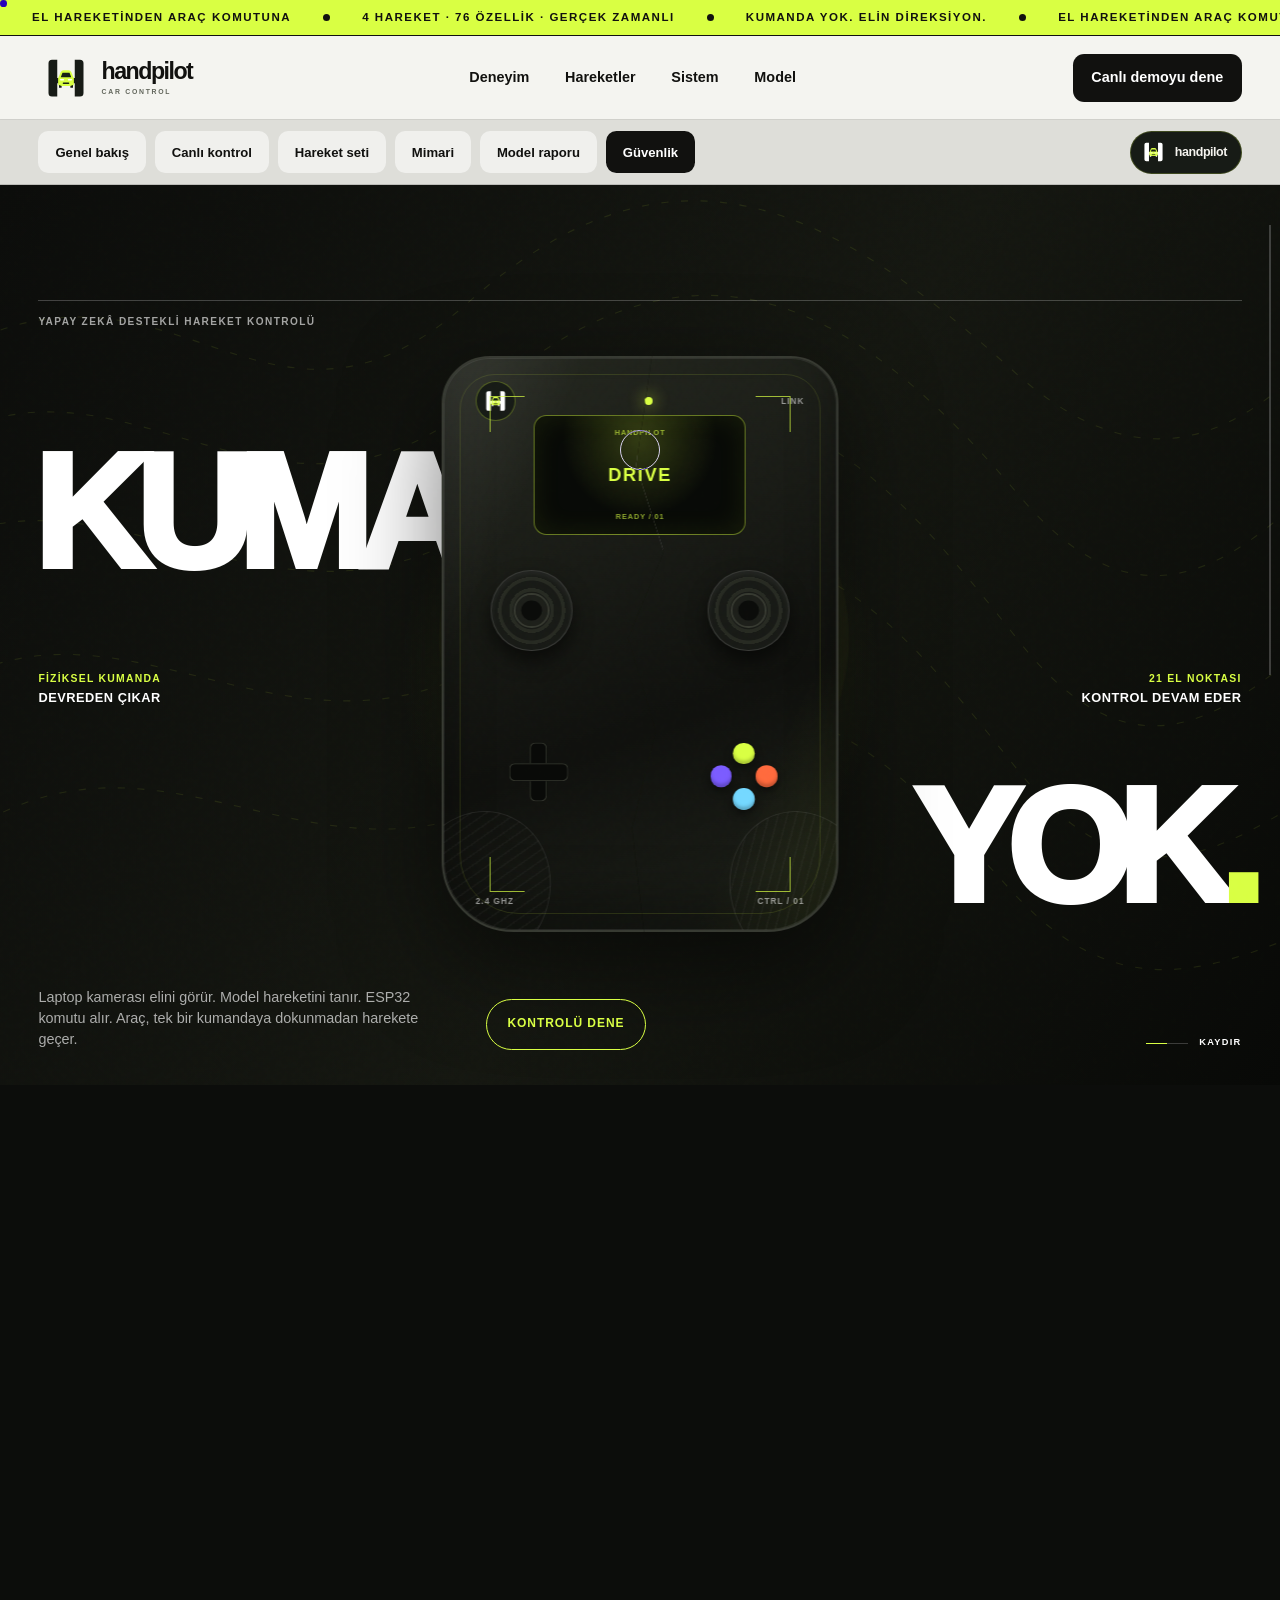
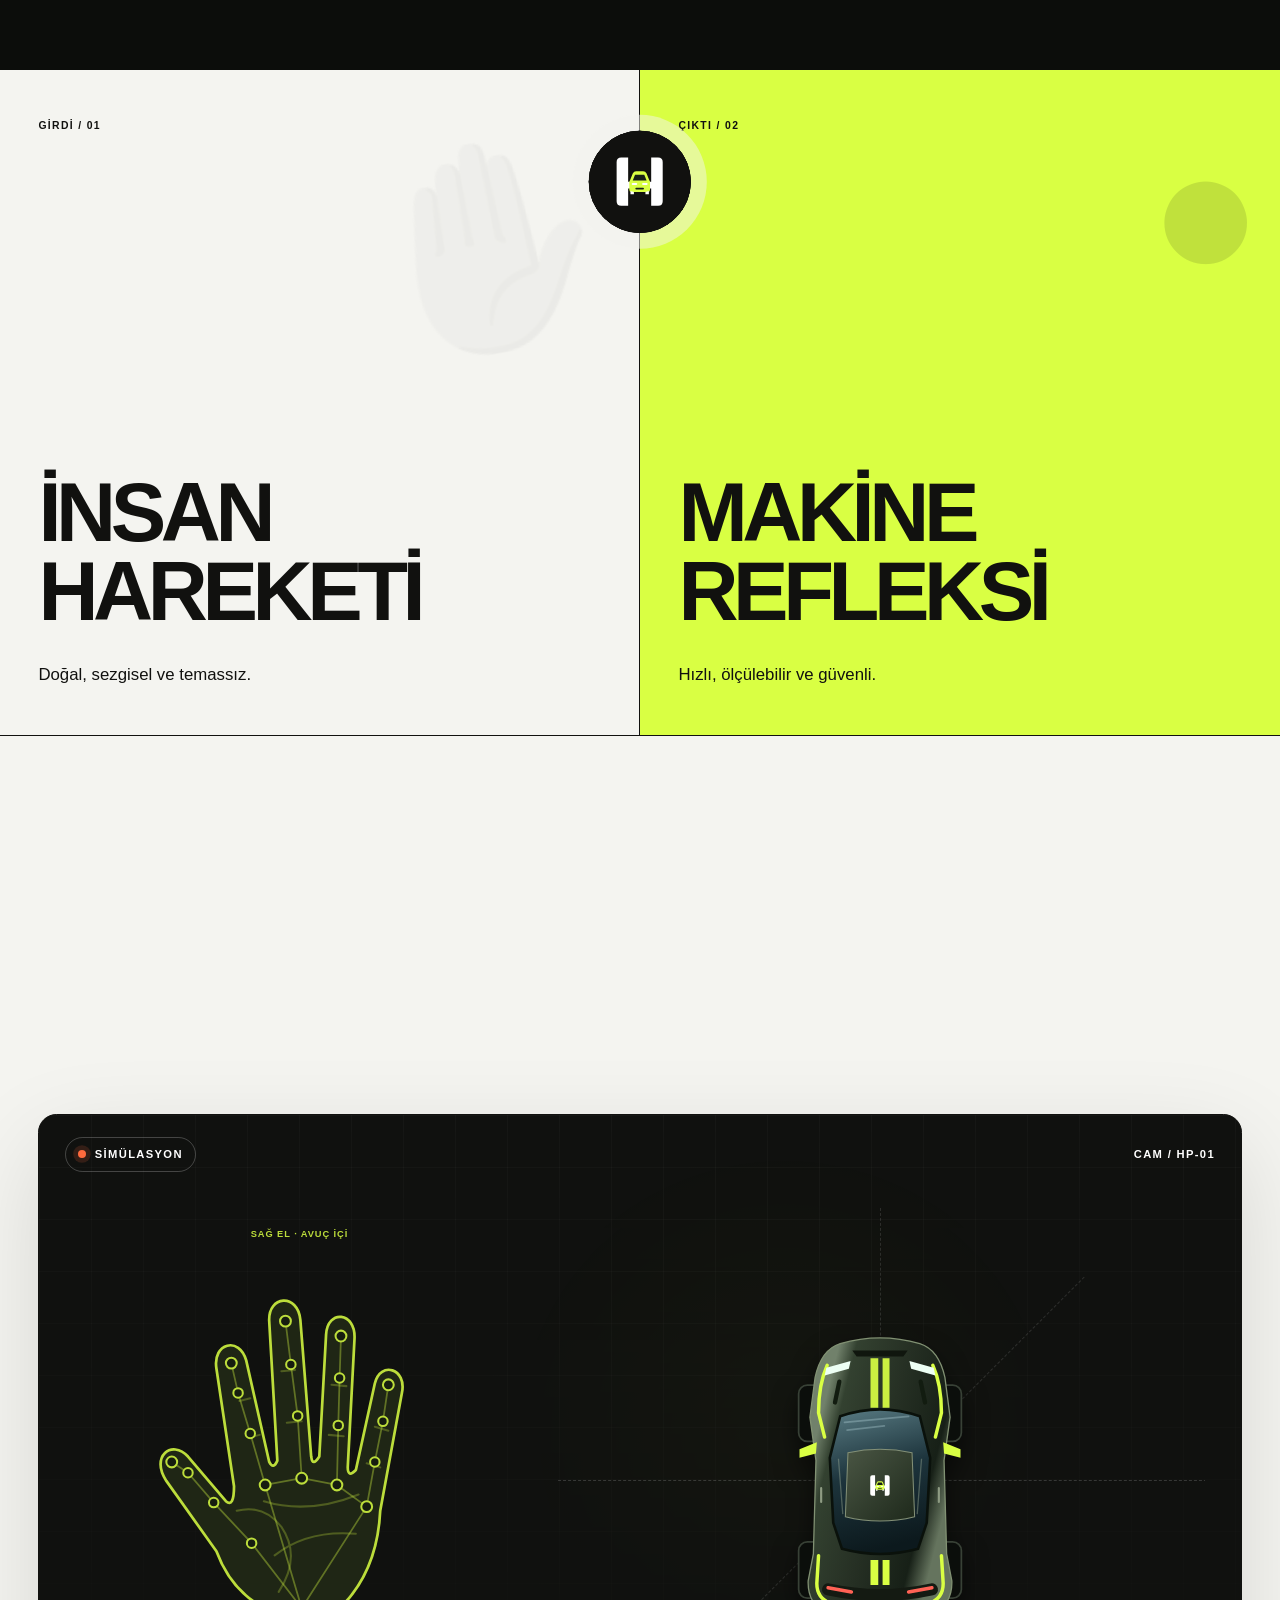
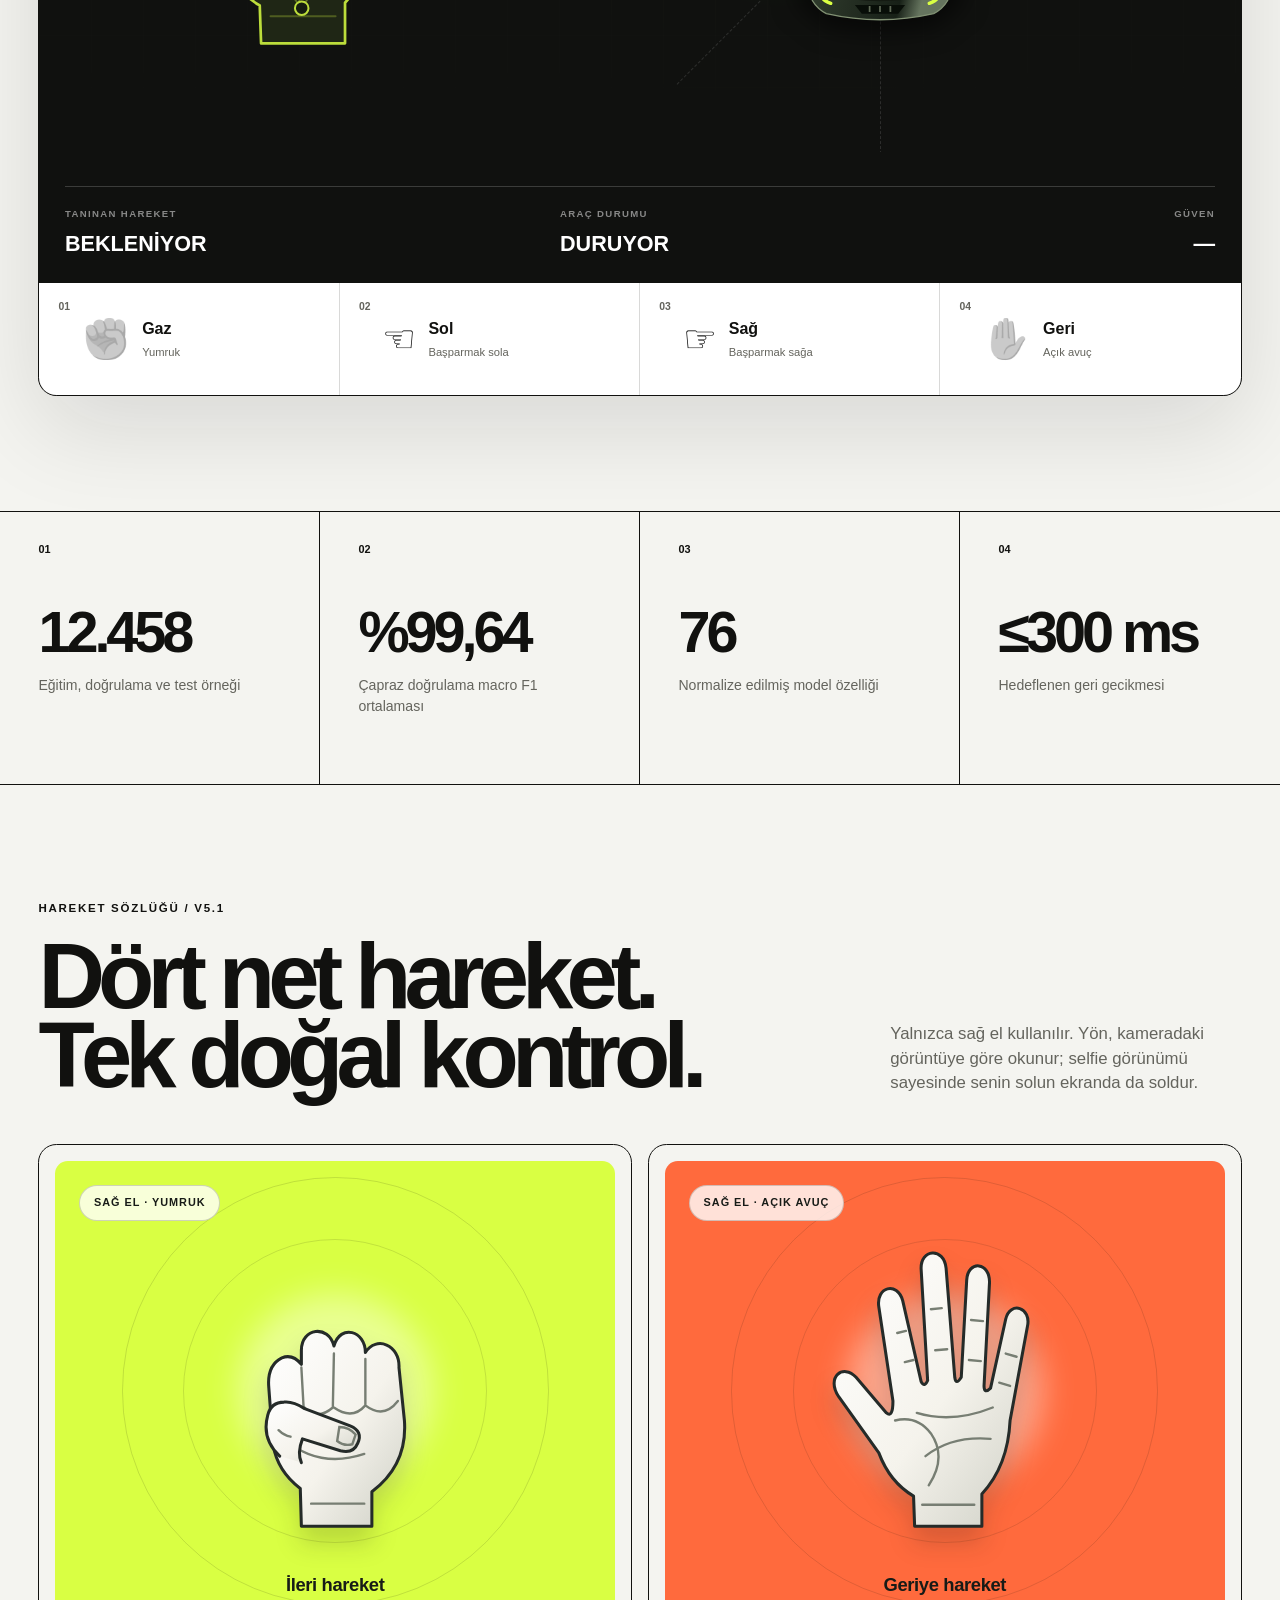
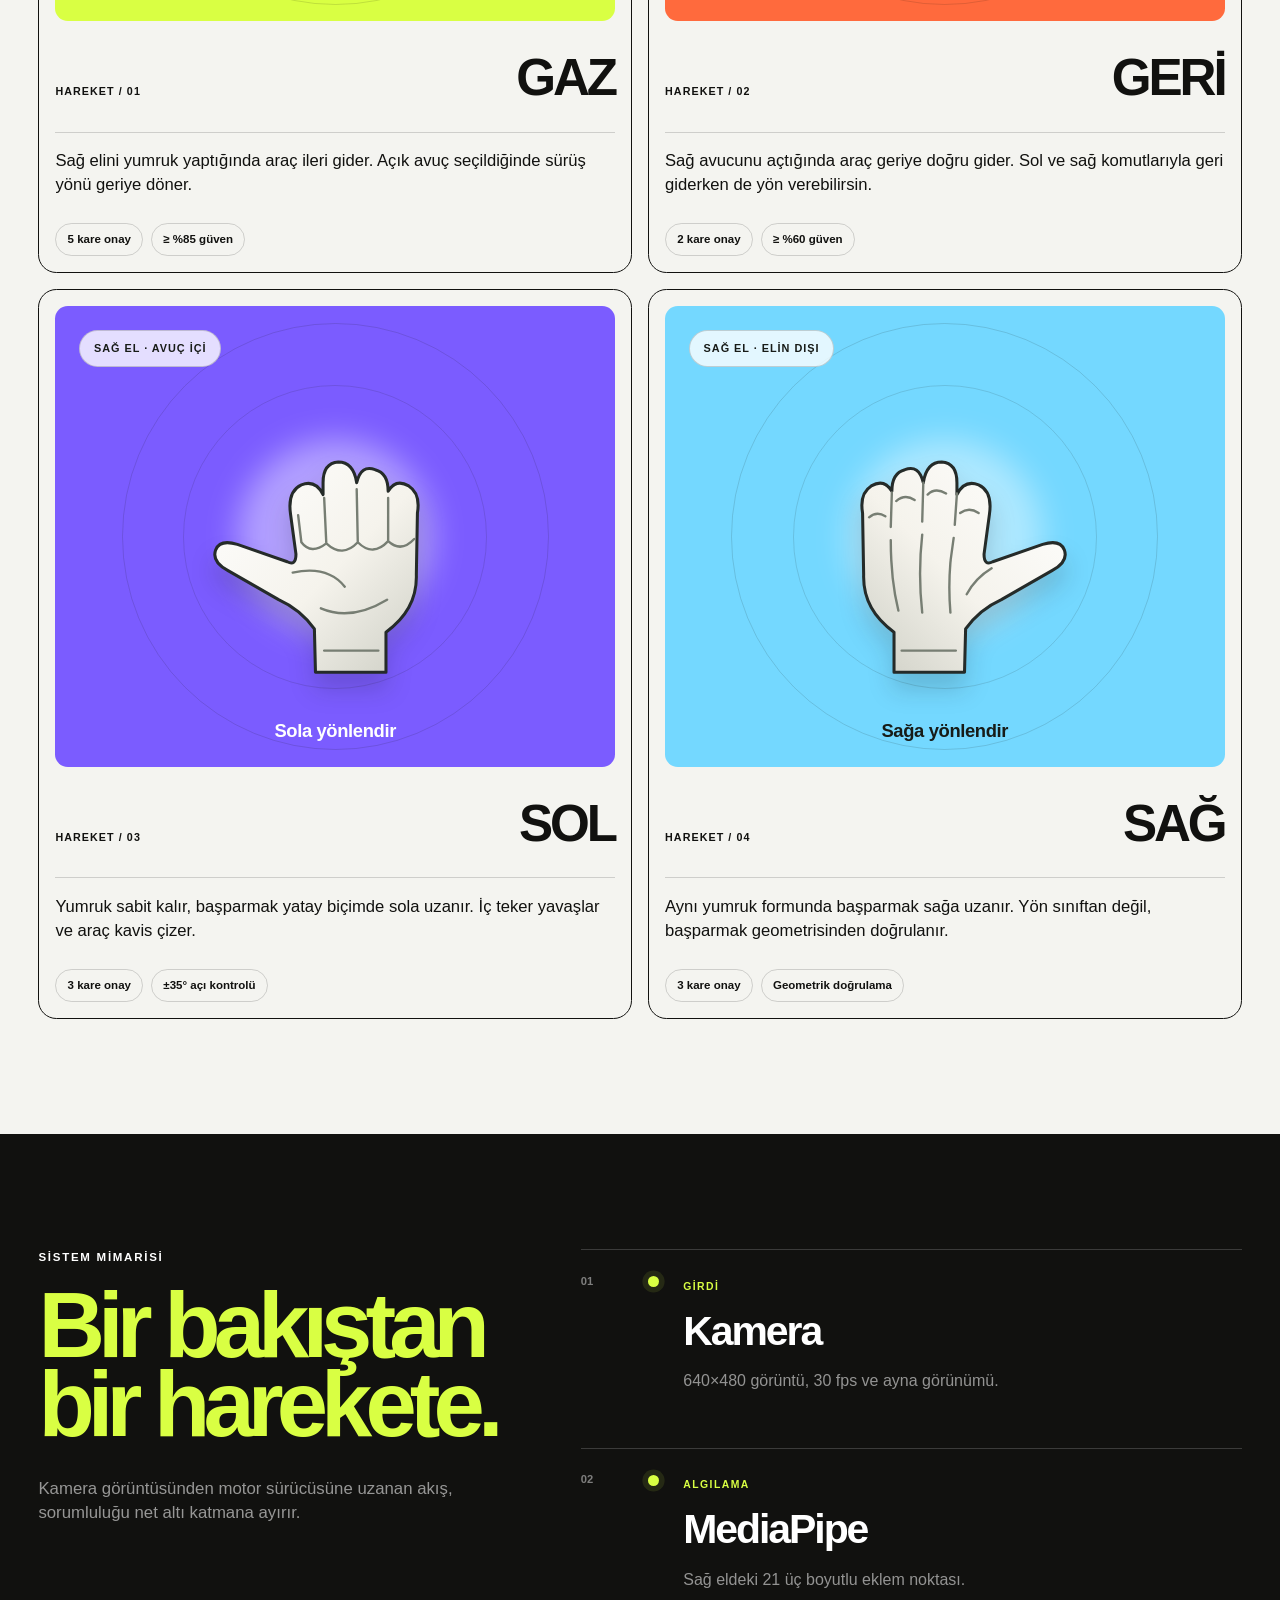
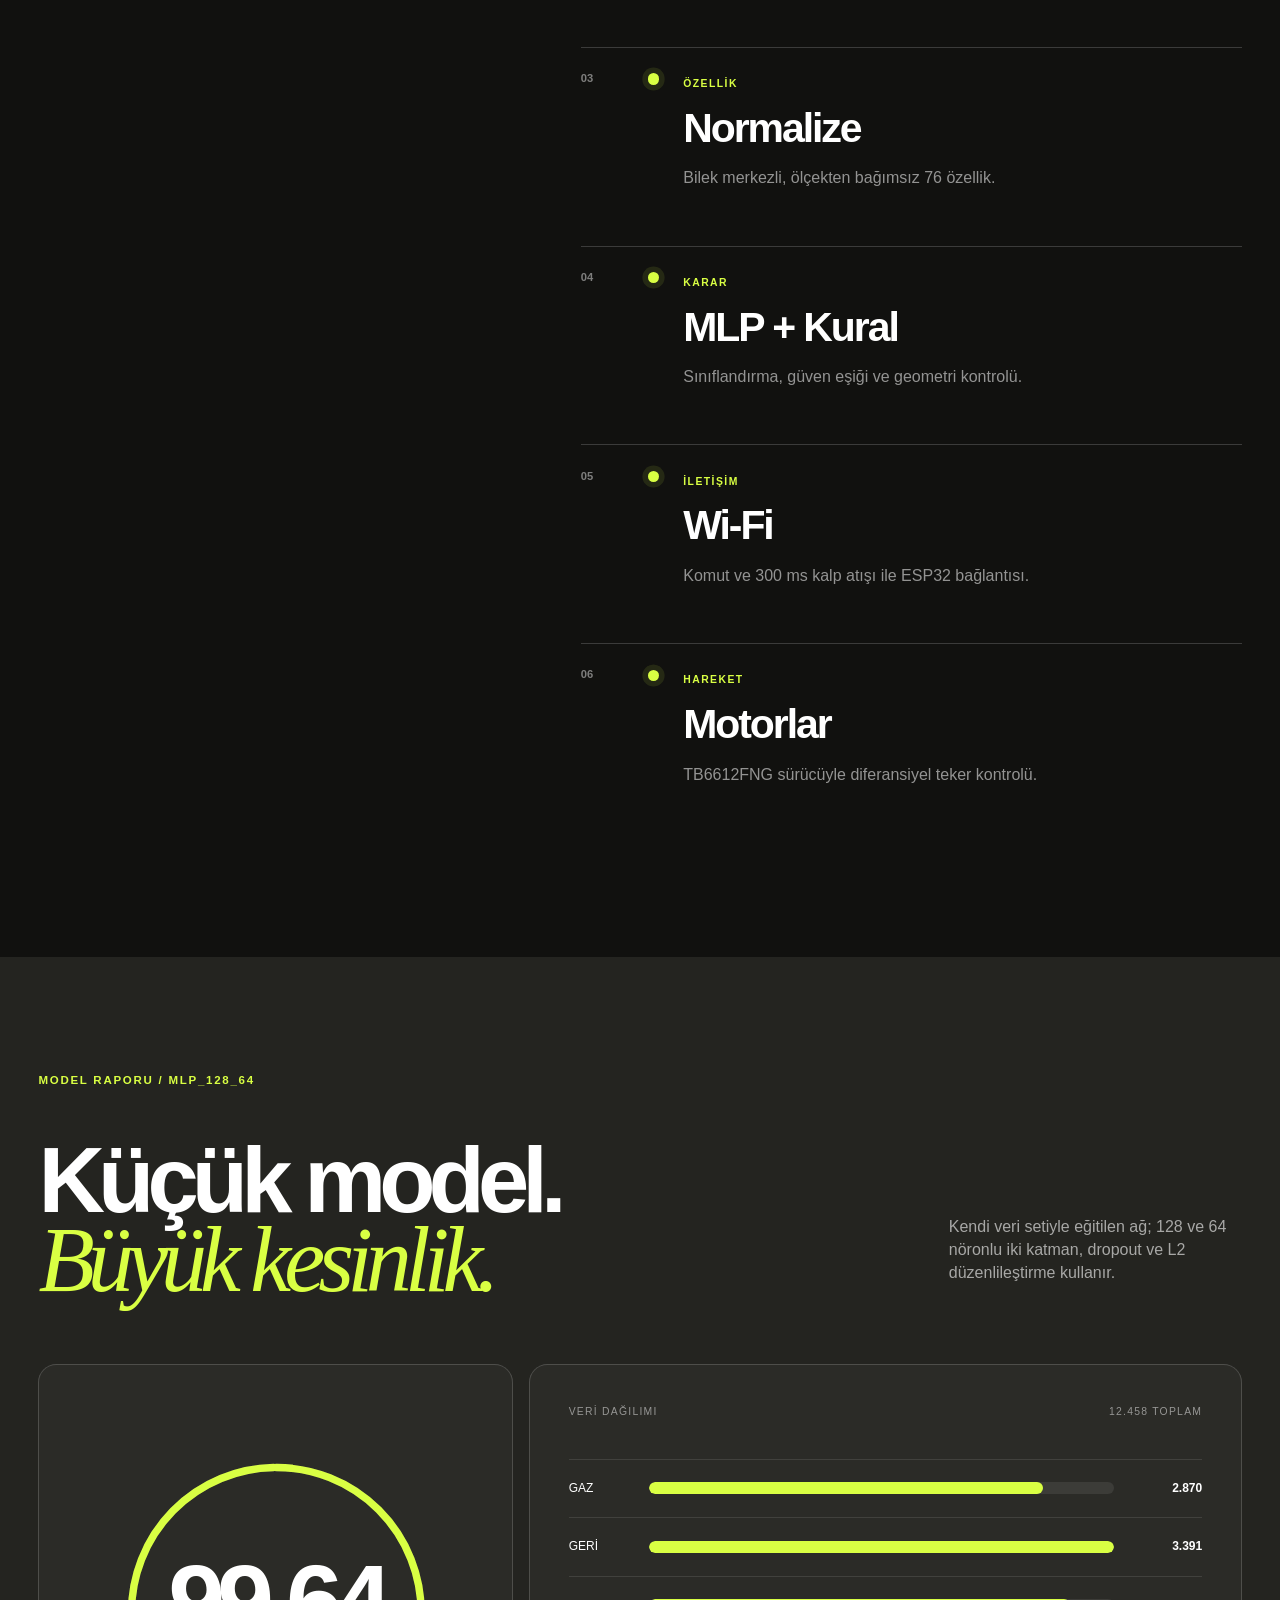
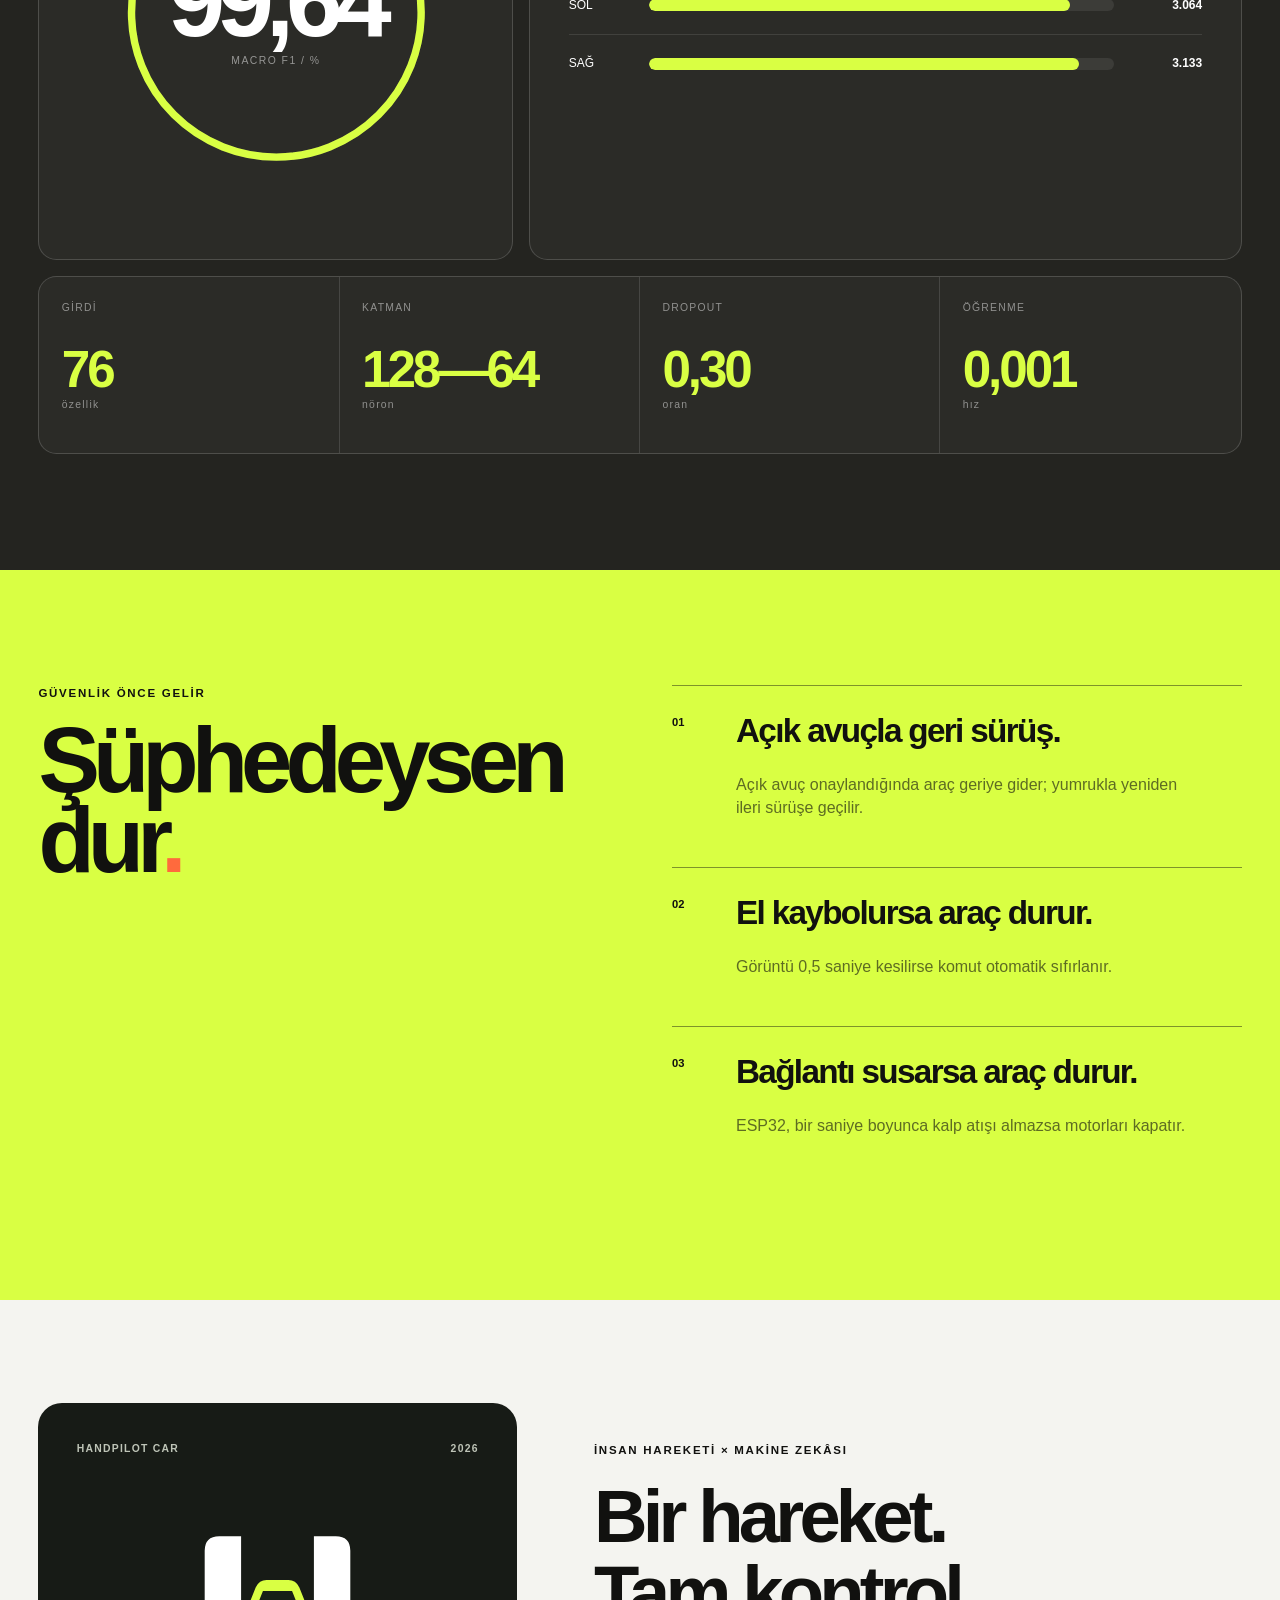
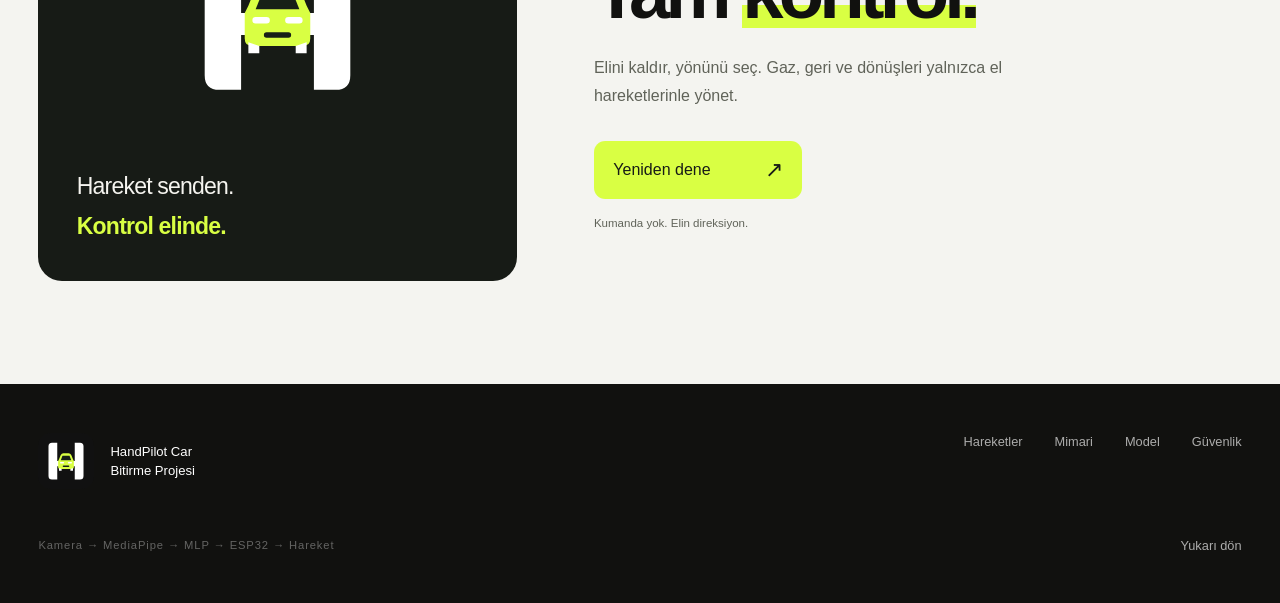
<file: web-arayuzu/index.html>
<!doctype html>
<html lang="tr">
  <head>
    <meta charset="UTF-8" />
    <meta name="viewport" content="width=device-width, initial-scale=1.0" />
    <meta name="description" content="HandPilot Car — el hareketlerini gerçek zamanlı araç komutlarına dönüştüren yapay zekâ projesi." />
    <meta name="theme-color" content="#d9ff43" />
    <title>HandPilot Car — Kumanda Yok, Elin Direksiyon</title>
    <link rel="icon" type="image/svg+xml" href="./assets/brand/favicon.svg?v=8" />
    <link rel="stylesheet" href="./styles.css?v=27" />
    <script src="./app.js?v=10" defer></script>
  </head>
  <body id="top">
    <a class="skip-link" href="#main">İçeriğe geç</a>

    <div class="page-loader" aria-hidden="true">
      <div class="page-loader__mark"><img src="./assets/brand/handpilot-mark-light.svg?v=8" alt="HandPilot" width="64" height="64" /></div>
      <p>HAREKET SİSTEMİ BAŞLATILIYOR</p>
      <div class="page-loader__bar"><i></i></div>
    </div>
    <div class="scroll-meter" aria-hidden="true"><i></i></div>
    <div class="cursor-dot" aria-hidden="true"></div>
    <div class="cursor-ring" aria-hidden="true"></div>

    <div class="announcement" aria-label="Proje özeti">
      <div class="announcement__track">
        <span>EL HAREKETİNDEN ARAÇ KOMUTUNA</span><i></i>
        <span>4 HAREKET · 76 ÖZELLİK · GERÇEK ZAMANLI</span><i></i>
        <span>KUMANDA YOK. ELİN DİREKSİYON.</span><i></i>
        <span aria-hidden="true">EL HAREKETİNDEN ARAÇ KOMUTUNA</span><i aria-hidden="true"></i>
        <span aria-hidden="true">4 HAREKET · 76 ÖZELLİK · GERÇEK ZAMANLI</span><i aria-hidden="true"></i>
      </div>
    </div>

    <header class="site-header">
      <a class="brand" href="#top" aria-label="HandPilot ana sayfa">
        <span class="brand__mark"><img src="./assets/brand/handpilot-mark.svg?v=8" alt="" width="64" height="64" /></span>
        <span class="brand__name"><strong>hand<span>pilot</span></strong><small>CAR CONTROL</small></span>
      </a>
      <nav class="main-nav" aria-label="Ana menü">
        <a href="#experience">Deneyim</a>
        <a href="#gestures">Hareketler</a>
        <a href="#system">Sistem</a>
        <a href="#model">Model</a>
      </nav>
      <a class="header-cta" href="#experience">Canlı demoyu dene</a>
      <button class="menu-toggle" type="button" aria-expanded="false" aria-controls="mobile-nav">
        <span></span><span></span><span class="sr-only">Menüyü aç</span>
      </button>
      <nav class="mobile-nav" id="mobile-nav" aria-label="Mobil menü">
        <a href="#experience">Deneyim</a>
        <a href="#gestures">Hareketler</a>
        <a href="#system">Sistem</a>
        <a href="#model">Model</a>
      </nav>
    </header>

    <div class="filter-rail" aria-label="Sayfa bölümleri">
      <a class="filter-chip is-active" href="#top">Genel bakış</a>
      <a class="filter-chip" href="#experience">Canlı kontrol</a>
      <a class="filter-chip" href="#gestures">Hareket seti</a>
      <a class="filter-chip" href="#system">Mimari</a>
      <a class="filter-chip" href="#model">Model raporu</a>
      <a class="filter-chip" href="#safety">Güvenlik</a>
      <span class="filter-count" aria-label="HandPilot"><img src="./assets/brand/handpilot-mark-light.svg?v=8" alt="" width="32" height="32" /><span>handpilot</span></span>
    </div>

    <main id="main">
      <section class="hero-v2" aria-labelledby="hero-title">
        <div class="hero-v2__sticky">
          <div class="hero-v2__contours" aria-hidden="true">
            <svg viewBox="0 0 1440 900" preserveAspectRatio="none">
              <path d="M-80 180C190 28 292 302 526 118s412-94 614 68 328-6 420-92" />
              <path d="M-110 284C120 112 296 402 546 210s430-78 602 102 298 2 388-54" />
              <path d="M-140 402C96 212 298 510 574 320s408-48 574 138 288 6 382-32" />
              <path d="M-120 542C116 344 320 634 590 454s394-48 554 130 278 36 392 0" />
              <path d="M-90 684C166 478 350 748 610 594s378-34 528 112 270 50 410 18" />
            </svg>
          </div>

          <div class="hero-v2__topline">
            <p>YAPAY ZEKÂ DESTEKLİ HAREKET KONTROLÜ</p>
          </div>

          <h1 id="hero-title" class="hero-v2__title" aria-label="Kumanda yok">
            <span class="hero-v2__word hero-v2__word--left">KUMANDA</span>
            <span class="hero-v2__word hero-v2__word--right">YOK<span>.</span></span>
          </h1>

          <div class="hero-v2__object remote-stage" aria-hidden="true">
            <div class="hero-v2__halo"></div>
            <div class="remote-piece remote-piece--left">
              <div class="remote-control">
                <div class="remote-top"><b><img src="./assets/brand/handpilot-mark-light.svg?v=8" alt="HandPilot" width="64" height="64" /></b><i></i><span>LINK</span></div>
                <div class="remote-screen"><small>HANDPILOT</small><strong>DRIVE</strong><span>READY / 01</span></div>
                <div class="remote-sticks"><i><b></b></i><i><b></b></i></div>
                <div class="remote-dpad"><i></i><i></i></div>
                <div class="remote-buttons"><i></i><i></i><i></i><i></i></div>
                <div class="remote-grip remote-grip--left"></div><div class="remote-grip remote-grip--right"></div>
                <div class="remote-footer"><span>2.4 GHZ</span><span>CTRL / 01</span></div>
              </div>
            </div>
            <div class="remote-piece remote-piece--right">
              <div class="remote-control">
                <div class="remote-top"><b><img src="./assets/brand/handpilot-mark-light.svg?v=8" alt="HandPilot" width="64" height="64" /></b><i></i><span>LINK</span></div>
                <div class="remote-screen"><small>HANDPILOT</small><strong>DRIVE</strong><span>READY / 01</span></div>
                <div class="remote-sticks"><i><b></b></i><i><b></b></i></div>
                <div class="remote-dpad"><i></i><i></i></div>
                <div class="remote-buttons"><i></i><i></i><i></i><i></i></div>
                <div class="remote-grip remote-grip--left"></div><div class="remote-grip remote-grip--right"></div>
                <div class="remote-footer"><span>2.4 GHZ</span><span>CTRL / 01</span></div>
              </div>
            </div>
            <svg class="remote-crack" viewBox="0 0 80 520" preserveAspectRatio="none">
              <path d="M43 0L31 92L52 148L29 211L48 270L25 332L45 398L34 520" />
            </svg>
            <div class="remote-fragments"><i></i><i></i><i></i><i></i><i></i><i></i></div>
            <div class="hero-v2__reticle"><i></i><i></i><i></i><i></i></div>
          </div>

          <div class="hero-v2__meta hero-v2__meta--left">
            <span>FİZİKSEL KUMANDA</span>
            <strong>DEVREDEN ÇIKAR</strong>
          </div>
          <div class="hero-v2__meta hero-v2__meta--right">
            <span>21 EL NOKTASI</span>
            <strong>KONTROL DEVAM EDER</strong>
          </div>

          <div class="hero-v2__copy">
            <p>Laptop kamerası elini görür. Model hareketini tanır. ESP32 komutu alır. Araç, tek bir kumandaya dokunmadan harekete geçer.</p>
            <a class="hero-v2__link" href="#experience">Kontrolü dene</a>
          </div>

          <div class="hero-v2__scroll" aria-hidden="true"><i></i><span>KAYDIR</span></div>
          <div class="hero-v2__shutter" aria-hidden="true"></div>
        </div>
      </section>

      <section id="hareketten-komuta" class="signal-bridge is-visible" aria-label="El hareketinden araç komutuna dönüşüm">
        <article class="signal-bridge__panel signal-bridge__panel--human">
          <span>GİRDİ / 01</span>
          <div class="signal-bridge__glyph">✋</div>
          <h2>İNSAN<br />HAREKETİ</h2>
          <p>Doğal, sezgisel ve temassız.</p>
        </article>
        <div class="signal-bridge__core" aria-hidden="true">
          <i></i><i></i><i></i>
          <svg class="signal-bridge__logo" width="64" height="64" aria-hidden="true" xmlns="http://www.w3.org/2000/svg" viewBox="0 0 64 64" fill="none"><title>HandPilot — H ve araç</title><path d="M12 15Q12 11 16 11H22V53H16Q12 53 12 49ZM42 11H48Q52 11 52 15V49Q52 53 48 53H42Z" fill="#ffffff"/><path d="M20 32H24V38H20ZM40 32H44V38H40Z" fill="#ffffff"/><path d="M24 30L26 25Q27 23 29 23H35Q37 23 38 25L40 30L41 32V39Q41 41 39 41H25Q23 41 23 39V32Z" fill="#d9ff43"/><path d="M28 26H36L38 31H26Z" fill="#172017"/><path d="M26 34H29M35 34H38" stroke="#ffffff" stroke-width="1.8" stroke-linecap="round"/><path d="M29 38H35" stroke="#172017" stroke-width="1.5" stroke-linecap="round"/><path d="M24 40V43H27V41M37 41V43H40V40" fill="#ffffff"/></svg>
        </div>
        <article class="signal-bridge__panel signal-bridge__panel--machine">
          <span>ÇIKTI / 02</span>
          <div class="signal-bridge__glyph">●</div>
          <h2>MAKİNE<br />REFLEKSİ</h2>
          <p>Hızlı, ölçülebilir ve güvenli.</p>
        </article>
      </section>

      <section class="experience section-pad" id="experience" aria-labelledby="experience-title">
        <div class="section-heading reveal">
          <p class="eyebrow">ETKİLEŞİMLİ DENEYİM</p>
          <h2 id="experience-title">Elini seç.<br />Aracı yönet.</h2>
          <p>Aşağıdaki hareketleri kullanarak kontrol mantığını deneyimle. Bu demo, ileri ve geri sürüşü ve her iki yöndeki dönüşleri görselleştirir.</p>
        </div>

        <div class="control-lab reveal">
          <div class="lab-screen" data-state="idle">
            <div class="lab-grid" aria-hidden="true"></div>
            <div class="lab-hud lab-hud--top">
              <span class="live-pill"><i></i> SİMÜLASYON</span>
              <span>CAM / HP-01</span>
            </div>

            <div class="hand-map" data-gesture="reverse">
              <span class="hand-map__label">SAĞ EL · AVUÇ İÇİ</span>
              <svg viewBox="0 0 260 300" role="img" aria-labelledby="hand-pose-title">
                <title id="hand-pose-title">Sağ el — açık avuç</title>
                <g class="hand-pose hand-pose--open">
<path class="hand-silhouette" d="M102 279 L101 251 Q79 238 69 211 L32 159 C20 141 36 128 48 141 L76 174 Q82 179 82 163 L69 76 C66 57 86 52 91 70 L108 145 Q111 151 114 144 L108 41 C107 22 129 20 131 40 L139 141 Q140 149 145 141 L150 51 C151 32 172 34 171 54 L166 149 Q166 157 172 151 L186 87 C190 70 210 76 206 94 L190 181 Q188 223 164 249 L164 279 Z"/>
<path class="hand-crease" d="M84 181 Q104 176 117 193 Q132 215 115 241 M104 174 Q137 184 174 169 M112 214 Q136 195 172 198 M86 100 L94 98 M93 127 L101 125 M117 78 L127 77 M121 116 L132 115 M154 88 L165 89 M152 125 L163 126 M186 119 L196 122 M180 146 L190 149 M109 259 L157 259"/>
<g class="hand-lines"><path d="M132 253 L95 205 L67 175 L48 153 L36 145 M132 253 L105 162 L94 124 L85 94 L80 72 M105 162 L132 157 L129 111 L124 73 L120 41 M132 157 L158 162 L159 118 L160 83 L161 52 M158 162 L180 178 L186 145 L192 115 L196 88 M180 178 L132 253"/></g>
                  <g class="hand-points">
                    <circle cx="132" cy="253" r="5"/>
                    <circle cx="95" cy="205" r="3.5"/><circle cx="67" cy="175" r="3.5"/><circle cx="48" cy="153" r="3.5"/><circle cx="36" cy="145" r="4"/>
                    <circle cx="105" cy="162" r="4"/><circle cx="94" cy="124" r="3.5"/><circle cx="85" cy="94" r="3.5"/><circle cx="80" cy="72" r="4"/>
                    <circle cx="132" cy="157" r="4"/><circle cx="129" cy="111" r="3.5"/><circle cx="124" cy="73" r="3.5"/><circle cx="120" cy="41" r="4"/>
                    <circle cx="158" cy="162" r="4"/><circle cx="159" cy="118" r="3.5"/><circle cx="160" cy="83" r="3.5"/><circle cx="161" cy="52" r="4"/>
                    <circle cx="180" cy="178" r="4"/><circle cx="186" cy="145" r="3.5"/><circle cx="192" cy="115" r="3.5"/><circle cx="196" cy="88" r="4"/>
                  </g>
                </g>
                <g class="hand-pose hand-pose--closed">
<path class="hand-silhouette" d="M99 279 L98 244 Q77 228 73 204 L69 151 Q67 130 81 123 Q91 119 99 129 L99 116 C99 95 124 92 129 112 C135 91 158 98 158 118 C168 102 190 111 189 132 L194 181 Q197 222 164 247 L164 279 Z"/>
<path class="hand-crease" d="M99 132 L101 168 Q113 182 128 169 L129 119 M129 169 Q146 181 158 167 L158 124 M158 167 Q175 180 188 163 M83 198 Q115 226 157 212 M108 258 L157 258"/>
<path class="hand-silhouette hand-thumb" d="M79 214 Q62 198 68 176 Q71 164 83 164 Q91 163 102 170 L144 186 Q156 191 151 202 Q147 212 135 209 L100 198 Q95 211 99 220"/>
<path class="hand-crease" d="M134 187 Q143 187 149 194 L146 203 Q138 205 132 200Z M78 190 Q83 195 89 196"/>
<g class="hand-lines"><path d="M131 250 L89 204 L83 179 L111 187 L139 195 M131 250 L88 145 L87 170 M131 250 L114 129 L115 161 M131 250 L144 129 L144 161 M131 250 L175 143 L176 163"/></g>
                  <g class="hand-points"><circle cx="131" cy="250" r="5"/><circle cx="89" cy="204" r="4"/><circle cx="83" cy="179" r="4"/><circle cx="111" cy="187" r="3.5"/><circle cx="139" cy="195" r="4"/><circle cx="88" cy="145" r="4"/><circle cx="114" cy="129" r="4"/><circle cx="144" cy="129" r="4"/><circle cx="175" cy="143" r="4"/></g>
                </g>
                <g class="hand-pose hand-pose--left">
<path class="hand-silhouette" d="M112 279 L111 239 Q98 221 78 212 L31 185 Q16 177 20 166 Q24 156 40 161 L86 177 Q94 181 94 170 L89 133 Q86 112 99 106 Q112 101 119 115 L119 104 Q119 86 133 85 Q147 85 150 104 Q154 87 167 92 Q179 95 179 112 Q186 100 198 107 Q209 114 206 132 L205 189 Q206 221 177 242 L177 279 Z"/>
<path class="hand-crease" d="M96 134 L99 159 Q108 171 122 160 L120 118 M122 160 Q137 174 151 159 L150 110 M151 159 Q165 173 179 158 L179 118 M179 158 Q191 169 203 156 M91 187 Q123 180 139 200 M117 220 Q145 232 178 212 M120 259 L170 259"/>
<g class="hand-lines"><path d="M144 249 L105 212 L80 191 L53 179 L31 170 M144 249 L106 137 L108 156 M106 137 L135 124 L136 154 M135 124 L164 129 L165 154 M164 129 L193 140 L193 155 M193 140 L144 249"/></g>
                  <g class="hand-points"><circle cx="144" cy="249" r="5"/><circle cx="105" cy="212" r="4"/><circle cx="80" cy="191" r="3.5"/><circle cx="53" cy="179" r="3.5"/><circle cx="31" cy="170" r="4"/><circle cx="106" cy="137" r="4"/><circle cx="135" cy="124" r="4"/><circle cx="164" cy="129" r="4"/><circle cx="193" cy="140" r="4"/></g>
                </g>
                <g class="hand-pose hand-pose--right"><g transform="translate(260 0) scale(-1 1)">
<path class="hand-silhouette" d="M112 279 L111 239 Q98 221 78 212 L31 185 Q16 177 20 166 Q24 156 40 161 L86 177 Q94 181 94 170 L89 133 Q86 112 99 106 Q112 101 119 115 L119 104 Q119 86 133 85 Q147 85 150 104 Q154 87 167 92 Q179 95 179 112 Q186 100 198 107 Q209 114 206 132 L205 189 Q206 221 177 242 L177 279 Z"/>
<path class="hand-crease" d="M119 114 L121 143 M150 104 L151 140 M179 113 L180 145 M99 132 Q108 126 116 132 M129 114 Q139 108 146 115 M158 120 Q167 114 175 121 M185 135 Q193 130 200 136 M122 155 Q128 189 125 224 M151 152 Q155 188 151 224 M180 157 Q180 194 173 222 M87 183 Q102 192 110 207 M120 259 L170 259"/>
<g class="hand-lines"><path d="M144 249 L105 212 L80 191 L53 179 L31 170 M144 249 L106 137 L108 156 M106 137 L135 124 L136 154 M135 124 L164 129 L165 154 M164 129 L193 140 L193 155 M193 140 L144 249"/></g>
                  <g class="hand-points"><circle cx="144" cy="249" r="5"/><circle cx="105" cy="212" r="4"/><circle cx="80" cy="191" r="3.5"/><circle cx="53" cy="179" r="3.5"/><circle cx="31" cy="170" r="4"/><circle cx="106" cy="137" r="4"/><circle cx="135" cy="124" r="4"/><circle cx="164" cy="129" r="4"/><circle cx="193" cy="140" r="4"/></g>
                </g></g>
              </svg>
            </div>

            <div class="car-zone" aria-hidden="true">
              <div class="path-line"></div>
              <div class="car"><img class="car__illustration" src="./assets/car-top.svg?v=6" alt="" width="240" height="350" /></div>
            </div>

            <div class="lab-hud lab-hud--bottom">
              <div>
                <small>TANINAN HAREKET</small>
                <strong id="detected-gesture">BEKLENİYOR</strong>
              </div>
              <div>
                <small>ARAÇ DURUMU</small>
                <strong id="vehicle-state">DURUYOR</strong>
              </div>
              <div class="confidence-wrap">
                <small>GÜVEN</small>
                <strong id="confidence-value">—</strong>
              </div>
            </div>
          </div>

          <div class="gesture-controls" role="group" aria-label="Araç hareket simülasyonu">
            <button class="gesture-button" type="button" data-gesture="gas">
              <span class="gesture-button__index">01</span>
              <span class="gesture-button__icon">✊</span>
              <span><b>Gaz</b><small>Yumruk</small></span>
            </button>
            <button class="gesture-button" type="button" data-gesture="left">
              <span class="gesture-button__index">02</span>
              <span class="gesture-button__icon">☜</span>
              <span><b>Sol</b><small>Başparmak sola</small></span>
            </button>
            <button class="gesture-button" type="button" data-gesture="right">
              <span class="gesture-button__index">03</span>
              <span class="gesture-button__icon">☞</span>
              <span><b>Sağ</b><small>Başparmak sağa</small></span>
            </button>
            <button class="gesture-button gesture-button--stop" type="button" data-gesture="reverse">
              <span class="gesture-button__index">04</span>
              <span class="gesture-button__icon">✋</span>
              <span><b>Geri</b><small>Açık avuç</small></span>
            </button>
          </div>
        </div>
      </section>

      <section class="stats" aria-label="Proje metrikleri">
        <article class="stat reveal">
          <span>01</span><strong data-count="12458">12.458</strong><p>Eğitim, doğrulama ve test örneği</p>
        </article>
        <article class="stat reveal">
          <span>02</span><strong>%99,64</strong><p>Çapraz doğrulama macro F1 ortalaması</p>
        </article>
        <article class="stat reveal">
          <span>03</span><strong>76</strong><p>Normalize edilmiş model özelliği</p>
        </article>
        <article class="stat reveal">
          <span>04</span><strong>≤300 ms</strong><p>Hedeflenen geri gecikmesi</p>
        </article>
      </section>

      <section class="gestures section-pad" id="gestures" aria-labelledby="gestures-title">
        <div class="section-heading section-heading--row reveal">
          <div>
            <p class="eyebrow">HAREKET SÖZLÜĞÜ / V5.1</p>
            <h2 id="gestures-title">Dört net hareket.<br />Tek doğal kontrol.</h2>
          </div>
          <p>Yalnızca sağ el kullanılır. Yön, kameradaki görüntüye göre okunur; selfie görünümü sayesinde senin solun ekranda da soldur.</p>
        </div>

        <div class="gesture-grid">
          <article class="gesture-card gesture-card--gas reveal">
            <div class="gesture-card__visual">
              <small class="gesture-card__instruction">SAĞ EL · YUMRUK</small>
              <img class="gesture-card__hand" src="./assets/gestures/gas.svg?v=2" alt="Sağ el, kapalı yumruk" width="260" height="300" loading="lazy" />
              <strong class="gesture-card__result">İleri hareket</strong><i aria-hidden="true"></i>
            </div>
            <div class="gesture-card__head"><small>HAREKET / 01</small><b>GAZ</b></div>
            <p>Sağ elini yumruk yaptığında araç ileri gider. Açık avuç seçildiğinde sürüş yönü geriye döner.</p>
            <ul><li>5 kare onay</li><li>≥ %85 güven</li></ul>
          </article>
          <article class="gesture-card gesture-card--reverse reveal">
            <div class="gesture-card__visual">
              <small class="gesture-card__instruction">SAĞ EL · AÇIK AVUÇ</small>
              <img class="gesture-card__hand" src="./assets/gestures/reverse.svg?v=2" alt="Sağ el, açık avuç içi" width="260" height="300" loading="lazy" />
              <strong class="gesture-card__result">Geriye hareket</strong><i aria-hidden="true"></i>
            </div>
            <div class="gesture-card__head"><small>HAREKET / 02</small><b>GERİ</b></div>
            <p>Sağ avucunu açtığında araç geriye doğru gider. Sol ve sağ komutlarıyla geri giderken de yön verebilirsin.</p>
            <ul><li>2 kare onay</li><li>≥ %60 güven</li></ul>
          </article>
          <article class="gesture-card gesture-card--left reveal">
            <div class="gesture-card__visual">
              <small class="gesture-card__instruction">SAĞ EL · AVUÇ İÇİ</small>
              <img class="gesture-card__hand" src="./assets/gestures/left.svg?v=2" alt="Sağ avuç içi, başparmak sola açık" width="260" height="300" loading="lazy" />
              <strong class="gesture-card__result">Sola yönlendir</strong><i aria-hidden="true"></i>
            </div>
            <div class="gesture-card__head"><small>HAREKET / 03</small><b>SOL</b></div>
            <p>Yumruk sabit kalır, başparmak yatay biçimde sola uzanır. İç teker yavaşlar ve araç kavis çizer.</p>
            <ul><li>3 kare onay</li><li>±35° açı kontrolü</li></ul>
          </article>
          <article class="gesture-card gesture-card--right reveal">
            <div class="gesture-card__visual">
              <small class="gesture-card__instruction">SAĞ EL · ELİN DIŞI</small>
              <img class="gesture-card__hand" src="./assets/gestures/right.svg?v=2" alt="Sağ elin dışı, başparmak sağa açık" width="260" height="300" loading="lazy" />
              <strong class="gesture-card__result">Sağa yönlendir</strong><i aria-hidden="true"></i>
            </div>
            <div class="gesture-card__head"><small>HAREKET / 04</small><b>SAĞ</b></div>
            <p>Aynı yumruk formunda başparmak sağa uzanır. Yön sınıftan değil, başparmak geometrisinden doğrulanır.</p>
            <ul><li>3 kare onay</li><li>Geometrik doğrulama</li></ul>
          </article>
        </div>
      </section>

      <section class="system section-pad" id="system" aria-labelledby="system-title">
        <div class="system__intro reveal">
          <p class="eyebrow">SİSTEM MİMARİSİ</p>
          <h2 id="system-title">Bir bakıştan<br />bir harekete.</h2>
          <p>Kamera görüntüsünden motor sürücüsüne uzanan akış, sorumluluğu net altı katmana ayırır.</p>
        </div>

        <ol class="system-flow">
          <li class="flow-step reveal">
            <span class="flow-step__num">01</span><i class="flow-step__pulse"></i>
            <div><small>GİRDİ</small><h3>Kamera</h3><p>640×480 görüntü, 30 fps ve ayna görünümü.</p></div>
          </li>
          <li class="flow-step reveal">
            <span class="flow-step__num">02</span><i class="flow-step__pulse"></i>
            <div><small>ALGILAMA</small><h3>MediaPipe</h3><p>Sağ eldeki 21 üç boyutlu eklem noktası.</p></div>
          </li>
          <li class="flow-step reveal">
            <span class="flow-step__num">03</span><i class="flow-step__pulse"></i>
            <div><small>ÖZELLİK</small><h3>Normalize</h3><p>Bilek merkezli, ölçekten bağımsız 76 özellik.</p></div>
          </li>
          <li class="flow-step reveal">
            <span class="flow-step__num">04</span><i class="flow-step__pulse"></i>
            <div><small>KARAR</small><h3>MLP + Kural</h3><p>Sınıflandırma, güven eşiği ve geometri kontrolü.</p></div>
          </li>
          <li class="flow-step reveal">
            <span class="flow-step__num">05</span><i class="flow-step__pulse"></i>
            <div><small>İLETİŞİM</small><h3>Wi‑Fi</h3><p>Komut ve 300 ms kalp atışı ile ESP32 bağlantısı.</p></div>
          </li>
          <li class="flow-step reveal">
            <span class="flow-step__num">06</span><i class="flow-step__pulse"></i>
            <div><small>HAREKET</small><h3>Motorlar</h3><p>TB6612FNG sürücüyle diferansiyel teker kontrolü.</p></div>
          </li>
        </ol>
      </section>

      <section class="model" id="model" aria-labelledby="model-title">
        <div class="model__header section-pad reveal">
          <p class="eyebrow">MODEL RAPORU / MLP_128_64</p>
          <h2 id="model-title">Küçük model.<br /><em>Büyük kesinlik.</em></h2>
          <div class="model__summary">
            <p>Kendi veri setiyle eğitilen ağ; 128 ve 64 nöronlu iki katman, dropout ve L2 düzenlileştirme kullanır.</p>
          </div>
        </div>

        <div class="model-grid section-pad">
          <div class="score-ring reveal" aria-label="Yüzde 99,64 macro F1">
            <svg viewBox="0 0 240 240" aria-hidden="true">
              <circle class="score-ring__track" cx="120" cy="120" r="98"></circle>
              <circle class="score-ring__value" cx="120" cy="120" r="98"></circle>
            </svg>
            <div><strong>99,64</strong><span>MACRO F1 / %</span></div>
          </div>

          <div class="class-bars reveal" aria-label="Veri seti sınıf dağılımı">
            <div class="class-bars__head"><span>VERİ DAĞILIMI</span><span>12.458 TOPLAM</span></div>
            <div class="bar-row"><span>GAZ</span><i><b style="--w: 84.6%"></b></i><strong>2.870</strong></div>
            <div class="bar-row"><span>GERİ</span><i><b style="--w: 100%"></b></i><strong>3.391</strong></div>
            <div class="bar-row"><span>SOL</span><i><b style="--w: 90.4%"></b></i><strong>3.064</strong></div>
            <div class="bar-row"><span>SAĞ</span><i><b style="--w: 92.4%"></b></i><strong>3.133</strong></div>
          </div>

          <div class="model-specs reveal">
            <div><span>GİRDİ</span><strong>76</strong><small>özellik</small></div>
            <div><span>KATMAN</span><strong>128—64</strong><small>nöron</small></div>
            <div><span>DROPOUT</span><strong>0,30</strong><small>oran</small></div>
            <div><span>ÖĞRENME</span><strong>0,001</strong><small>hız</small></div>
          </div>
        </div>
      </section>

      <section class="safety section-pad" id="safety" aria-labelledby="safety-title">
        <div class="safety__title reveal">
          <p class="eyebrow">GÜVENLİK ÖNCE GELİR</p>
          <h2 id="safety-title">Şüphedeysen<br />dur<span>.</span></h2>
        </div>
        <div class="safety__rules">
          <article class="reveal"><span>01</span><h3>Açık avuçla geri sürüş.</h3><p>Açık avuç onaylandığında araç geriye gider; yumrukla yeniden ileri sürüşe geçilir.</p></article>
          <article class="reveal"><span>02</span><h3>El kaybolursa araç durur.</h3><p>Görüntü 0,5 saniye kesilirse komut otomatik sıfırlanır.</p></article>
          <article class="reveal"><span>03</span><h3>Bağlantı susarsa araç durur.</h3><p>ESP32, bir saniye boyunca kalp atışı almazsa motorları kapatır.</p></article>
        </div>
      </section>

      <section class="closing section-pad" aria-labelledby="closing-title">
        <div class="closing__identity reveal">
          <div class="closing__meta"><span>HANDPILOT CAR</span><span>2026</span></div>
          <img src="./assets/brand/handpilot-mark-light.svg?v=8" width="240" height="240" alt="HandPilot logosu" />
          <div class="closing__signature"><span>Hareket senden.</span><strong>Kontrol elinde.</strong></div>
        </div>
        <div class="closing__copy reveal">
          <p class="eyebrow">İNSAN HAREKETİ × MAKİNE ZEKÂSI</p>
          <h2 id="closing-title">Bir hareket.<br />Tam <span>kontrol.</span></h2>
          <p class="closing__description">Elini kaldır, yönünü seç. Gaz, geri ve dönüşleri yalnızca el hareketlerinle yönet.</p>
          <a class="primary-button" href="#experience">Yeniden dene <span aria-hidden="true">↗</span></a>
          <p class="closing__note">Kumanda yok. Elin direksiyon.</p>
        </div>
      </section>
    </main>

    <footer class="site-footer section-pad">
      <div class="site-footer__brand">
        <span class="brand__mark"><img src="./assets/brand/handpilot-mark-light.svg?v=8" alt="" width="64" height="64" /></span>
        <p>HandPilot Car<br />Bitirme Projesi</p>
      </div>
      <div class="site-footer__links">
        <a href="#gestures">Hareketler</a>
        <a href="#system">Mimari</a>
        <a href="#model">Model</a>
        <a href="#safety">Güvenlik</a>
      </div>
      <p class="site-footer__note">Kamera → MediaPipe → MLP → ESP32 → Hareket</p>
      <a class="back-top" href="#top">Yukarı dön</a>
    </footer>
  </body>
</html>
</file>
<file: web-arayuzu/styles.css>
:root {
  --ink: #11110f;
  --paper: #f4f4f0;
  --panel: #e9e9e4;
  --acid: #d9ff43;
  --orange: #ff6a3d;
  --violet: #7b5cff;
  --sky: #74d8ff;
  --line: rgba(17, 17, 15, 0.16);
  --muted: #64645d;
  --pad: clamp(1rem, 3vw, 3.25rem);
  --radius: 1.15rem;
  --ease: cubic-bezier(.2,.75,.25,1);
}

* { box-sizing: border-box; }
html { scroll-behavior: smooth; }
body {
  margin: 0;
  color: var(--ink);
  background: var(--paper);
  font-family: Inter, "Helvetica Neue", Helvetica, Arial, sans-serif;
  font-size: 1rem;
  line-height: 1.45;
  overflow-x: hidden;
}
body.menu-open { overflow: hidden; }
a { color: inherit; text-decoration: none; }
button, input { font: inherit; }
button { color: inherit; }
img, svg { display: block; max-width: 100%; }
::selection { background: var(--ink); color: var(--acid); }

.sr-only {
  position: absolute;
  width: 1px;
  height: 1px;
  padding: 0;
  margin: -1px;
  overflow: hidden;
  clip: rect(0, 0, 0, 0);
  white-space: nowrap;
  border: 0;
}
.skip-link {
  position: fixed;
  top: .75rem;
  left: .75rem;
  z-index: 999;
  padding: .75rem 1rem;
  background: var(--acid);
  transform: translateY(-150%);
}
.skip-link:focus { transform: translateY(0); }
.section-pad { padding-inline: var(--pad); }

.announcement {
  height: 2.25rem;
  overflow: hidden;
  background: var(--acid);
  border-bottom: 1px solid var(--ink);
  font-size: .72rem;
  font-weight: 750;
  letter-spacing: .13em;
  white-space: nowrap;
}
.announcement__track {
  display: flex;
  align-items: center;
  width: max-content;
  height: 100%;
  animation: marquee 27s linear infinite;
}
.announcement__track span { padding-inline: 2rem; }
.announcement__track i { width: .45rem; height: .45rem; background: var(--ink); border-radius: 50%; }
@keyframes marquee { to { transform: translateX(-50%); } }

.site-header {
  position: sticky;
  top: 0;
  z-index: 30;
  display: grid;
  grid-template-columns: auto 1fr auto;
  align-items: center;
  min-height: 5.15rem;
  padding: .85rem var(--pad);
  background: color-mix(in srgb, var(--paper) 90%, transparent);
  border-bottom: 1px solid var(--line);
  backdrop-filter: blur(18px);
}
.brand { display: inline-flex; align-items: center; gap: .72rem; width: max-content; }
.brand__mark {
  display: grid;
  place-items: center;
  width: 2.9rem;
  height: 2.9rem;
  border-radius: 50%;
  background: var(--ink);
  color: var(--acid);
  font-size: .82rem;
  font-weight: 900;
  letter-spacing: -.03em;
}
.brand__name { font-size: .7rem; line-height: .9; font-weight: 850; letter-spacing: .08em; }
.main-nav { justify-self: center; display: flex; gap: clamp(1rem, 2.8vw, 3rem); }
.main-nav a, .header-cta, .mobile-nav a { font-size: .9rem; font-weight: 650; }
.main-nav a { position: relative; }
.main-nav a::after {
  content: "";
  position: absolute;
  left: 0;
  right: 100%;
  bottom: -.35rem;
  height: 1px;
  background: currentColor;
  transition: right .3s var(--ease);
}
.main-nav a:hover::after, .main-nav a:focus-visible::after { right: 0; }
.header-cta, .primary-button {
  display: inline-flex;
  align-items: center;
  justify-content: center;
  min-height: 3rem;
  padding: .75rem 1.15rem;
  border-radius: .7rem;
  background: var(--ink);
  color: #fff;
  transition: transform .25s var(--ease), background .25s ease, color .25s ease;
}
.header-cta:hover, .primary-button:hover { transform: translateY(-2px); background: var(--acid); color: var(--ink); }
.menu-toggle, .mobile-nav { display: none; }

.filter-rail {
  position: relative;
  z-index: 20;
  display: flex;
  gap: .55rem;
  align-items: center;
  padding: .65rem var(--pad);
  background: #deded9;
  border-bottom: 1px solid var(--line);
  overflow-x: auto;
  scrollbar-width: none;
}
.filter-rail::-webkit-scrollbar { display: none; }
.filter-chip, .filter-count {
  flex: 0 0 auto;
  padding: .68rem 1rem;
  border: 1px solid transparent;
  border-radius: .65rem;
  background: rgba(255,255,255,.55);
  font-size: .82rem;
  font-weight: 650;
  transition: .2s ease;
}
.filter-chip:hover, .filter-chip.is-active { background: var(--ink); color: #fff; }
.filter-count { margin-left: auto; background: var(--orange); color: var(--ink); }

.eyebrow {
  margin: 0 0 1.25rem;
  font-size: .72rem;
  font-weight: 800;
  letter-spacing: .15em;
  text-transform: uppercase;
}

.hero {
  position: relative;
  display: grid;
  grid-template-columns: 1fr minmax(17rem, 4fr) minmax(15rem, 1.3fr);
  column-gap: 2rem;
  min-height: min(50rem, calc(100vh - 8rem));
  padding-top: clamp(3rem, 7vw, 7rem);
  padding-bottom: clamp(3rem, 7vw, 6rem);
  border-bottom: 1px solid var(--ink);
  overflow: hidden;
}
.hero__meta { display: flex; flex-direction: column; justify-content: space-between; padding-bottom: 1rem; }
.hero__edition { margin: 0; color: var(--muted); font-size: .85rem; font-weight: 650; }
.hero__title {
  align-self: center;
  margin: 0;
  max-width: 10ch;
  font-size: clamp(4rem, 10vw, 10rem);
  line-height: .77;
  letter-spacing: -.085em;
  font-weight: 900;
  text-transform: uppercase;
}
.hero__title span:not(.hero__dot) { color: transparent; -webkit-text-stroke: 2px var(--ink); }
.hero__dot { color: var(--orange); }
.hero__intro { align-self: end; padding-bottom: 1rem; }
.hero__intro p { max-width: 26rem; margin: 0 0 2rem; font-size: clamp(1.05rem, 1.6vw, 1.3rem); }
.text-link {
  display: inline-block;
  padding-bottom: .25rem;
  border-bottom: 1px solid currentColor;
  font-size: .84rem;
  font-weight: 800;
  letter-spacing: .08em;
  text-transform: uppercase;
}
.hero__orbit {
  position: absolute;
  right: -2rem;
  top: 16%;
  display: grid;
  place-items: center;
  width: clamp(8rem, 12vw, 11rem);
  aspect-ratio: 1;
  border-radius: 50%;
  background: var(--acid);
  transform: rotate(9deg);
}
.hero__orbit span { font-size: 2.4rem; font-weight: 900; line-height: 1; }
.hero__orbit small { margin-top: 2.4rem; font-size: .54rem; font-weight: 800; letter-spacing: .12em; }
.hero__orbit svg { position: absolute; inset: 0; width: 100%; height: 100%; fill: none; stroke: var(--ink); stroke-width: 1; }

.experience { padding-top: clamp(5rem, 9vw, 9rem); padding-bottom: clamp(5rem, 9vw, 9rem); }
.section-heading { display: grid; grid-template-columns: 1.3fr .7fr; gap: 2rem; align-items: end; margin-bottom: 3rem; }
.section-heading .eyebrow { grid-column: 1 / -1; margin-bottom: 0; }
.section-heading h2, .system__intro h2, .model__header h2, .safety h2, .closing h2 {
  margin: 0;
  font-size: clamp(3.2rem, 7.2vw, 7rem);
  line-height: .86;
  letter-spacing: -.075em;
  font-weight: 880;
}
.section-heading > p, .section-heading--row > p { justify-self: end; max-width: 34rem; margin: 0; font-size: 1.05rem; color: var(--muted); }

.control-lab { border: 1px solid var(--ink); border-radius: var(--radius); overflow: hidden; background: var(--ink); }
.lab-screen {
  position: relative;
  min-height: clamp(31rem, 60vw, 48rem);
  overflow: hidden;
  background: #10110f;
  color: white;
}
.lab-grid {
  position: absolute;
  inset: 0;
  opacity: .35;
  background-image:
    linear-gradient(rgba(255,255,255,.08) 1px, transparent 1px),
    linear-gradient(90deg, rgba(255,255,255,.08) 1px, transparent 1px);
  background-size: 3.25rem 3.25rem;
  mask-image: linear-gradient(to bottom, #000, transparent 88%);
}
.lab-grid::after { content: ""; position: absolute; inset: 0; background: radial-gradient(circle at 62% 42%, rgba(217,255,67,.11), transparent 35%); }
.lab-hud { position: absolute; z-index: 4; left: 1.6rem; right: 1.6rem; display: flex; justify-content: space-between; align-items: center; font-size: .7rem; letter-spacing: .12em; font-weight: 750; }
.lab-hud--top { top: 1.35rem; }
.live-pill { display: inline-flex; align-items: center; gap: .55rem; padding: .55rem .75rem; border: 1px solid rgba(255,255,255,.22); border-radius: 3rem; }
.live-pill i { width: .5rem; height: .5rem; border-radius: 50%; background: var(--orange); box-shadow: 0 0 0 .3rem rgba(255,106,61,.15); animation: pulse 1.8s infinite; }
@keyframes pulse { 50% { box-shadow: 0 0 0 .65rem rgba(255,106,61,0); } }
.lab-hud--bottom { bottom: 1.5rem; align-items: flex-end; padding-top: 1.2rem; border-top: 1px solid rgba(255,255,255,.18); }
.lab-hud--bottom > div { min-width: 10rem; }
.lab-hud--bottom small { display: block; margin-bottom: .45rem; color: rgba(255,255,255,.5); font-size: .6rem; }
.lab-hud--bottom strong { font-size: clamp(1rem, 1.8vw, 1.35rem); letter-spacing: 0; }
.confidence-wrap { text-align: right; }

.hand-map { position: absolute; left: 7%; top: 17%; width: min(28vw, 22rem); height: 58%; opacity: .86; }
.hand-map svg { width: 100%; height: 100%; overflow: visible; }
.hand-lines path { fill: none; stroke: rgba(217,255,67,.58); stroke-width: 2.2; stroke-linecap: round; stroke-linejoin: round; filter: drop-shadow(0 0 8px rgba(217,255,67,.25)); }
.hand-points circle { fill: #111; stroke: var(--acid); stroke-width: 2; transform-box: fill-box; transform-origin: center; animation: node 2.8s ease-in-out infinite alternate; }
.hand-points circle:nth-child(3n) { animation-delay: -.8s; }
@keyframes node { to { transform: scale(1.3); } }

.car-zone { position: absolute; left: 43%; right: 3%; top: 12%; bottom: 17%; display: grid; place-items: center; overflow: hidden; }
.path-line { position: absolute; top: 50%; left: -5%; width: 110%; height: 1px; border-top: 1px dashed rgba(255,255,255,.16); }
.path-line::before, .path-line::after { content: ""; position: absolute; left: 50%; width: 1px; height: 36rem; border-left: 1px dashed rgba(255,255,255,.12); transform: translateY(-50%); }
.path-line::after { transform: translateY(-50%) rotate(45deg); }
.car { position: relative; z-index: 2; width: clamp(8rem, 17vw, 13rem); aspect-ratio: .74; transition: transform .85s var(--ease), filter .4s ease; }
.car__body { position: absolute; inset: 0 13%; display: grid; place-items: center; background: var(--acid); border-radius: 28% 28% 19% 19%; box-shadow: inset 0 0 0 2px rgba(255,255,255,.45), 0 2rem 4rem rgba(0,0,0,.45); }
.car__body::before { content: ""; position: absolute; top: 14%; left: 12%; right: 12%; height: 27%; background: #222624; border-radius: 35% 35% 10% 10%; }
.car__body::after { content: ""; position: absolute; bottom: 12%; left: 17%; right: 17%; height: 22%; border: 2px solid rgba(17,17,15,.35); border-radius: 15%; }
.car__body b { position: relative; z-index: 3; margin-top: 23%; font-size: 1.4rem; }
.car__body i { position: absolute; top: 5%; left: 17%; width: 14%; aspect-ratio: 1; border-radius: 50%; background: white; box-shadow: 2.8rem 0 0 white; }
.car__wheel { position: absolute; z-index: 2; width: 16%; height: 27%; background: #000; border-radius: 35%; }
.car__wheel--tl { top: 14%; left: 2%; }.car__wheel--tr { top: 14%; right: 2%; }.car__wheel--bl { bottom: 13%; left: 2%; }.car__wheel--br { bottom: 13%; right: 2%; }
.lab-screen[data-state="gas"] .car { transform: translateY(-12%) scale(1.04); filter: drop-shadow(0 0 1.8rem rgba(217,255,67,.25)); }
.lab-screen[data-state="left"] .car { transform: translate(-18%, -6%) rotate(-18deg); }
.lab-screen[data-state="right"] .car { transform: translate(18%, -6%) rotate(18deg); }
.lab-screen[data-state="reverse"] .car { transform: scale(.96); }
.lab-screen[data-state="reverse"] .car__body { background: var(--orange); }

.gesture-controls { display: grid; grid-template-columns: repeat(4, 1fr); background: #fff; }
.gesture-button {
  position: relative;
  display: grid;
  grid-template-columns: auto auto 1fr;
  align-items: center;
  gap: .75rem;
  min-height: 7rem;
  padding: 1rem 1.2rem;
  border: 0;
  border-right: 1px solid var(--line);
  background: transparent;
  text-align: left;
  cursor: pointer;
  transition: background .2s ease, color .2s ease;
}
.gesture-button:last-child { border-right: 0; }
.gesture-button:hover, .gesture-button:focus-visible, .gesture-button.is-active { background: var(--acid); outline: none; }
.gesture-button--stop:hover, .gesture-button--stop:focus-visible, .gesture-button--stop.is-active { background: var(--orange); }
.gesture-button__index { align-self: start; font-size: .65rem; font-weight: 800; color: var(--muted); }
.gesture-button__icon { font-size: clamp(1.8rem, 3vw, 2.8rem); filter: grayscale(1); }
.gesture-button b, .gesture-button small { display: block; }
.gesture-button b { font-size: 1rem; }
.gesture-button small { margin-top: .22rem; color: var(--muted); font-size: .7rem; }

.stats { display: grid; grid-template-columns: repeat(4, 1fr); border-block: 1px solid var(--ink); }
.stat { min-height: 17rem; padding: 1.5rem var(--pad); border-right: 1px solid var(--ink); }
.stat:last-child { border-right: 0; }
.stat span { font-size: .68rem; font-weight: 800; }
.stat strong { display: block; margin: 3rem 0 1rem; font-size: clamp(2.3rem, 4.5vw, 4.8rem); line-height: .9; letter-spacing: -.07em; }
.stat p { max-width: 16rem; margin: 0; color: var(--muted); font-size: .88rem; }

.gestures { padding-top: clamp(5rem, 9vw, 9rem); padding-bottom: clamp(5rem, 9vw, 9rem); }
.section-heading--row { grid-template-columns: 1.4fr .6fr; align-items: end; }
.section-heading--row .eyebrow { margin-bottom: 1.25rem; }
.gesture-grid { display: grid; grid-template-columns: repeat(2, 1fr); gap: 1rem; }
.gesture-card { padding: 1rem; border: 1px solid var(--ink); border-radius: var(--radius); overflow: hidden; }
.gesture-card__visual { position: relative; display: grid; place-items: center; min-height: clamp(20rem, 35vw, 33rem); margin-bottom: 1.25rem; overflow: hidden; background: var(--acid); border-radius: .8rem; }
.gesture-card__visual::before, .gesture-card__visual::after { content: ""; position: absolute; border: 1px solid rgba(17,17,15,.35); border-radius: 50%; }
.gesture-card__visual::before { width: 70%; aspect-ratio: 1; }
.gesture-card__visual::after { width: 42%; aspect-ratio: 1; }
.gesture-card__visual span { position: relative; z-index: 2; font-size: clamp(6rem, 15vw, 13rem); filter: grayscale(1) contrast(1.5); transform: rotate(-8deg); transition: transform .45s var(--ease); }
.gesture-card:hover .gesture-card__visual span { transform: rotate(5deg) scale(1.08); }
.gesture-card--reverse .gesture-card__visual { background: var(--orange); }
.gesture-card--left .gesture-card__visual { background: var(--violet); }
.gesture-card--right .gesture-card__visual { background: var(--sky); }
.gesture-card__head { display: flex; align-items: baseline; justify-content: space-between; padding-bottom: 1rem; border-bottom: 1px solid var(--line); }
.gesture-card__head small { font-size: .67rem; letter-spacing: .1em; font-weight: 800; }
.gesture-card__head b { font-size: clamp(2rem, 4vw, 4rem); letter-spacing: -.06em; }
.gesture-card > p { min-height: 3em; font-size: 1.04rem; }
.gesture-card ul { display: flex; gap: .5rem; margin: 1.5rem 0 0; padding: 0; list-style: none; }
.gesture-card li { padding: .45rem .7rem; border: 1px solid var(--line); border-radius: 3rem; font-size: .72rem; font-weight: 700; }

.system { display: grid; grid-template-columns: .42fr .58fr; gap: 5vw; padding-top: clamp(5rem, 9vw, 9rem); padding-bottom: clamp(5rem, 9vw, 9rem); background: var(--ink); color: white; }
.system__intro { position: sticky; top: 10rem; align-self: start; }
.system__intro h2 { color: var(--acid); }
.system__intro > p:last-child { max-width: 31rem; margin-top: 2rem; color: rgba(255,255,255,.56); font-size: 1.05rem; }
.system-flow { margin: 0; padding: 0; list-style: none; }
.flow-step { position: relative; display: grid; grid-template-columns: 3rem 1rem 1fr; gap: 1.2rem; min-height: 10rem; padding: 1.4rem 0 3.5rem; border-top: 1px solid rgba(255,255,255,.18); }
.flow-step__num { color: rgba(255,255,255,.46); font-size: .7rem; font-weight: 800; }
.flow-step__pulse { width: .7rem; height: .7rem; margin-top: .2rem; border-radius: 50%; background: var(--acid); box-shadow: 0 0 0 .35rem rgba(217,255,67,.1); }
.flow-step small { color: var(--acid); font-size: .65rem; font-weight: 800; letter-spacing: .14em; }
.flow-step h3 { margin: .35rem 0 .5rem; font-size: clamp(1.8rem, 3.2vw, 3rem); letter-spacing: -.05em; }
.flow-step p { margin: 0; color: rgba(255,255,255,.55); }

.model { background: #242420; color: white; overflow: hidden; }
.model__header { display: grid; grid-template-columns: 1.5fr .5fr; align-items: end; gap: 2rem; padding-top: clamp(5rem, 9vw, 9rem); padding-bottom: 4rem; }
.model__header .eyebrow { grid-column: 1 / -1; color: var(--acid); }
.model__header h2 em { font-family: Georgia, serif; font-weight: 400; color: var(--acid); }
.model__summary { max-width: 28rem; justify-self: end; }
.model__summary p { color: rgba(255,255,255,.6); }
.model__summary span { display: block; margin-top: 2rem; font-size: .62rem; letter-spacing: .12em; color: rgba(255,255,255,.4); }
.model-grid { display: grid; grid-template-columns: .8fr 1.2fr; grid-template-rows: auto auto; gap: 1rem; padding-bottom: clamp(5rem, 9vw, 9rem); }
.score-ring, .class-bars, .model-specs { border: 1px solid rgba(255,255,255,.16); border-radius: var(--radius); background: rgba(255,255,255,.035); }
.score-ring { position: relative; display: grid; place-items: center; min-height: 31rem; }
.score-ring svg { width: min(75%, 23rem); transform: rotate(-90deg); }
.score-ring circle { fill: none; stroke-width: 5; }
.score-ring__track { stroke: rgba(255,255,255,.12); }
.score-ring__value { stroke: var(--acid); stroke-linecap: round; stroke-dasharray: 615.75; stroke-dashoffset: 2.22; }
.score-ring > div { position: absolute; text-align: center; }
.score-ring strong { display: block; font-size: clamp(4rem, 8vw, 7.3rem); line-height: .9; letter-spacing: -.08em; }
.score-ring span { font-size: .65rem; letter-spacing: .14em; color: rgba(255,255,255,.5); }
.class-bars { padding: clamp(1.25rem, 3vw, 2.5rem); }
.class-bars__head { display: flex; justify-content: space-between; padding-bottom: 2.5rem; font-size: .65rem; letter-spacing: .12em; color: rgba(255,255,255,.5); }
.bar-row { display: grid; grid-template-columns: 4rem 1fr 4.5rem; align-items: center; gap: 1rem; padding: 1.25rem 0; border-top: 1px solid rgba(255,255,255,.1); }
.bar-row > span, .bar-row > strong { font-size: .75rem; }
.bar-row > strong { text-align: right; }
.bar-row i { height: .75rem; overflow: hidden; border-radius: 2rem; background: rgba(255,255,255,.08); }
.bar-row i b { display: block; width: var(--w); height: 100%; background: var(--acid); border-radius: inherit; transform-origin: left; transition: transform 1s var(--ease); }
.model-specs { grid-column: 1 / -1; display: grid; grid-template-columns: repeat(4, 1fr); }
.model-specs div { min-height: 11rem; padding: 1.4rem; border-right: 1px solid rgba(255,255,255,.13); }
.model-specs div:last-child { border: 0; }
.model-specs span, .model-specs small { display: block; color: rgba(255,255,255,.48); font-size: .65rem; letter-spacing: .12em; }
.model-specs strong { display: block; margin: 2rem 0 .25rem; color: var(--acid); font-size: clamp(2rem, 4vw, 4rem); line-height: .9; letter-spacing: -.06em; }

.safety { display: grid; grid-template-columns: 1fr 1fr; gap: 5vw; padding-top: clamp(5rem, 9vw, 9rem); padding-bottom: clamp(5rem, 9vw, 9rem); background: var(--acid); }
.safety__title { position: sticky; top: 10rem; align-self: start; }
.safety h2 span { color: var(--orange); }
.safety__rules article { display: grid; grid-template-columns: 3rem 1fr; gap: 1rem; padding: 1.75rem 0 3rem; border-top: 1px solid rgba(17,17,15,.45); }
.safety__rules span { grid-row: 1 / 3; font-size: .7rem; font-weight: 850; }
.safety__rules h3 { margin: 0; font-size: clamp(1.5rem, 2.6vw, 2.6rem); line-height: 1; letter-spacing: -.05em; }
.safety__rules p { max-width: 29rem; margin: .6rem 0 0; color: rgba(17,17,15,.62); }

.closing { display: grid; grid-template-columns: .65fr 1.35fr; gap: 6vw; align-items: center; min-height: 48rem; border-bottom: 1px solid var(--ink); }
.closing__badge { display: grid; place-items: center; width: min(35vw, 27rem); aspect-ratio: 1; border-radius: 50%; background: var(--orange); font-size: clamp(4rem, 10vw, 9rem); font-weight: 900; line-height: .65; letter-spacing: -.08em; transform: rotate(-7deg); }
.closing__badge span { font-size: .18em; letter-spacing: .08em; }
.closing h2 { margin-bottom: 2.5rem; }
.primary-button { min-width: 13rem; }

.site-footer { display: grid; grid-template-columns: 1fr 1fr; gap: 3rem; padding-top: 3rem; padding-bottom: 3rem; background: var(--ink); color: white; }
.site-footer__brand { display: flex; align-items: center; gap: 1rem; }
.site-footer__brand p { margin: 0; font-size: .82rem; }
.site-footer__links { display: flex; justify-content: flex-end; gap: 2rem; }
.site-footer__links a, .back-top { color: rgba(255,255,255,.65); font-size: .8rem; }
.site-footer__links a:hover, .back-top:hover { color: var(--acid); }
.site-footer__note { margin: 0; color: rgba(255,255,255,.35); font-size: .7rem; letter-spacing: .08em; }
.back-top { justify-self: end; }

.reveal { opacity: 0; transform: translateY(2.5rem); transition: opacity .8s var(--ease), transform .8s var(--ease); }
.reveal.is-visible { opacity: 1; transform: translateY(0); }

@media (max-width: 1180px) {
  .main-nav, .header-cta { display: none; }
  .site-header { grid-template-columns: 1fr auto; }
  .menu-toggle { display: grid; align-content: center; gap: .35rem; width: 3rem; height: 3rem; padding: .8rem; border: 1px solid var(--line); border-radius: 50%; background: transparent; }
  .menu-toggle span:not(.sr-only) { width: 100%; height: 1px; background: currentColor; transition: .3s ease; }
  .menu-open .menu-toggle span:first-child { transform: translateY(.175rem) rotate(45deg); }
  .menu-open .menu-toggle span:nth-child(2) { transform: translateY(-.175rem) rotate(-45deg); }
  .mobile-nav { position: fixed; inset: 5.15rem 0 auto; z-index: 29; display: grid; padding: 1rem var(--pad) 2rem; background: var(--paper); border-bottom: 1px solid var(--ink); transform: translateY(-140%); opacity: 0; transition: .4s var(--ease); }
  .mobile-nav a { padding: 1rem 0; border-bottom: 1px solid var(--line); font-size: 1.25rem; }
  .menu-open .mobile-nav { transform: translateY(0); opacity: 1; }
  .hero { grid-template-columns: 1fr 3fr; }
  .hero__intro { grid-column: 2; max-width: 34rem; padding-top: 3rem; }
  .hero__orbit { top: 10%; }
  .section-heading, .section-heading--row, .model__header { grid-template-columns: 1fr; }
  .section-heading > p, .section-heading--row > p, .model__summary { justify-self: start; }
  .stats { grid-template-columns: repeat(2, 1fr); }
  .stat:nth-child(2) { border-right: 0; }.stat:nth-child(-n+2) { border-bottom: 1px solid var(--ink); }
  .system { grid-template-columns: 1fr; }
  .system__intro, .safety__title { position: static; }
  .system__intro > p:last-child { margin-bottom: 3rem; }
  .model-grid { grid-template-columns: 1fr; }
  .score-ring { min-height: 28rem; }
  .model-specs { grid-column: 1; }
  .gesture-controls { grid-template-columns: repeat(2, 1fr); }
  .gesture-button:nth-child(2) { border-right: 0; }.gesture-button:nth-child(-n+2) { border-bottom: 1px solid var(--line); }
}

@media (max-width: 680px) {
  :root { --pad: 1rem; }
  .announcement { height: 2rem; }
  .brand__mark { width: 2.6rem; height: 2.6rem; }
  .filter-count { display: none; }
  .hero { grid-template-columns: 1fr; min-height: auto; padding-top: 4rem; }
  .hero__meta { flex-direction: row; }
  .hero__title { margin-top: 3.5rem; font-size: clamp(3.7rem, 20vw, 6rem); }
  .hero__intro { grid-column: 1; padding-top: 3rem; }
  .hero__orbit { right: -3rem; top: 12rem; }
  .section-heading h2, .system__intro h2, .model__header h2, .safety h2, .closing h2 { font-size: clamp(3.2rem, 16vw, 5rem); }
  .control-lab { border-radius: .8rem; }
  .lab-screen { min-height: 37rem; }
  .hand-map { left: -4%; top: 16%; width: 13rem; opacity: .55; }
  .car-zone { left: 30%; right: -2%; top: 15%; bottom: 24%; }
  .lab-hud--bottom { display: grid; grid-template-columns: 1fr 1fr; gap: 1rem; }
  .lab-hud--bottom > div { min-width: 0; }
  .confidence-wrap { display: none; }
  .gesture-button { grid-template-columns: auto 1fr; min-height: 7.5rem; }
  .gesture-button__index { position: absolute; top: .6rem; right: .6rem; }
  .gesture-button__icon { font-size: 2.3rem; }
  .stats { grid-template-columns: 1fr; }
  .stat { min-height: 13rem; border-right: 0; border-bottom: 1px solid var(--ink); }
  .stat:last-child { border-bottom: 0; }
  .stat strong { margin-top: 2rem; }
  .gesture-grid { grid-template-columns: 1fr; }
  .gesture-card__visual { min-height: 22rem; }
  .system { gap: 2rem; }
  .flow-step { grid-template-columns: 2rem .7rem 1fr; }
  .model__header { padding-bottom: 2rem; }
  .model-grid { padding-bottom: 5rem; }
  .score-ring { min-height: 23rem; }
  .model-specs { grid-template-columns: repeat(2, 1fr); }
  .model-specs div:nth-child(2) { border-right: 0; }.model-specs div:nth-child(-n+2) { border-bottom: 1px solid rgba(255,255,255,.13); }
  .safety { grid-template-columns: 1fr; }
  .closing { grid-template-columns: 1fr; min-height: 42rem; padding-block: 5rem; }
  .closing__badge { width: 13rem; }
  .site-footer { grid-template-columns: 1fr; gap: 2rem; }
  .site-footer__links { justify-content: flex-start; flex-wrap: wrap; gap: 1.2rem; }
  .back-top { justify-self: start; }
}

@media (prefers-reduced-motion: reduce) {
  html { scroll-behavior: auto; }
  *, *::before, *::after { animation-duration: .01ms !important; animation-iteration-count: 1 !important; transition-duration: .01ms !important; }
  .reveal { opacity: 1; transform: none; }
}

/* Cinematic motion layer — v3 */
.page-loader {
  position: fixed;
  inset: 0;
  z-index: 9999;
  display: grid;
  place-items: center;
  align-content: center;
  gap: 1.15rem;
  background: var(--acid);
  color: var(--ink);
  animation: loader-exit 1.05s 1.25s var(--ease) forwards;
}
.page-loader::before,
.page-loader::after {
  content: "";
  position: absolute;
  inset: 0;
  border: 1px solid rgba(17,17,15,.22);
  transform: scale(.9);
}
.page-loader::after { inset: 1.25rem; }
.page-loader__mark {
  display: grid;
  place-items: center;
  width: 6rem;
  aspect-ratio: 1;
  border: 2px solid var(--ink);
  border-radius: 50%;
  font-size: 1.6rem;
  font-weight: 950;
  animation: loader-mark .9s var(--ease) both;
}
.page-loader p { margin: 0; font-size: .65rem; font-weight: 850; letter-spacing: .17em; }
.page-loader__bar { width: min(17rem, 70vw); height: 2px; overflow: hidden; background: rgba(17,17,15,.2); }
.page-loader__bar i { display: block; width: 100%; height: 100%; background: var(--ink); transform-origin: left; animation: loader-bar 1.15s var(--ease) both; }
@keyframes loader-mark { from { opacity: 0; transform: scale(.45) rotate(-25deg); } to { opacity: 1; transform: scale(1) rotate(0); } }
@keyframes loader-bar { from { transform: scaleX(0); } to { transform: scaleX(1); } }
@keyframes loader-exit { to { clip-path: inset(0 0 100% 0); visibility: hidden; pointer-events: none; } }

.scroll-meter {
  position: fixed;
  z-index: 80;
  right: .55rem;
  top: 25%;
  width: 2px;
  height: 50%;
  overflow: hidden;
  background: rgba(255,255,255,.22);
  mix-blend-mode: difference;
  pointer-events: none;
}
.scroll-meter i { display: block; width: 100%; height: 100%; background: white; transform: scaleY(0); transform-origin: top; will-change: transform; }

.cursor-dot,
.cursor-ring { display: none; }
@media (pointer: fine) {
  body, a, button { cursor: none; }
  .cursor-dot,
  .cursor-ring {
    position: fixed;
    z-index: 9998;
    display: block;
    left: 0;
    top: 0;
    border-radius: 50%;
    pointer-events: none;
    mix-blend-mode: difference;
    will-change: transform;
  }
  .cursor-dot { width: .42rem; height: .42rem; background: white; }
  .cursor-ring { width: 2.5rem; height: 2.5rem; border: 1px solid white; transition: width .25s var(--ease), height .25s var(--ease), background .25s ease; }
  body.cursor-active .cursor-ring { width: 4rem; height: 4rem; background: rgba(255,255,255,.13); }
}

.hero-v2 {
  --hero-left: 0vw;
  --hero-right: 0vw;
  --hero-scale: 1;
  --hero-y: 0vh;
  --hero-mouse-x: 0px;
  --hero-mouse-y: 0px;
  --hero-fade: 1;
  --hero-shutter: 100%;
  position: relative;
  height: 165vh;
  background: #0c0d0b;
  color: white;
}
.hero-v2__sticky {
  position: sticky;
  top: 0;
  height: 100vh;
  min-height: 42rem;
  overflow: hidden;
  isolation: isolate;
}
.hero-v2__sticky::before {
  content: "";
  position: absolute;
  inset: 0;
  z-index: -2;
  background:
    radial-gradient(circle at 50% 54%, rgba(217,255,67,.15), transparent 30%),
    linear-gradient(120deg, #0c0d0b 0%, #151711 55%, #080907 100%);
}
.hero-v2__sticky::after {
  content: "";
  position: absolute;
  inset: 0;
  z-index: 8;
  opacity: .13;
  pointer-events: none;
  background-image: url("data:image/svg+xml,%3Csvg viewBox='0 0 180 180' xmlns='http://www.w3.org/2000/svg'%3E%3Cfilter id='n'%3E%3CfeTurbulence type='fractalNoise' baseFrequency='.9' numOctaves='4' stitchTiles='stitch'/%3E%3C/filter%3E%3Crect width='100%25' height='100%25' filter='url(%23n)' opacity='.35'/%3E%3C/svg%3E");
  mix-blend-mode: soft-light;
}
.hero-v2__contours { position: absolute; inset: 0; z-index: -1; opacity: .2; }
.hero-v2__contours svg { width: 100%; height: 100%; fill: none; stroke: rgba(217,255,67,.45); stroke-width: 1.1; }
.hero-v2__contours path { stroke-dasharray: 8 14; animation: contour-drift 18s linear infinite; }
.hero-v2__contours path:nth-child(even) { animation-direction: reverse; animation-duration: 23s; }
@keyframes contour-drift { to { stroke-dashoffset: -220; } }

.hero-v2__topline {
  position: absolute;
  z-index: 5;
  top: 7.2rem;
  left: var(--pad);
  right: var(--pad);
  display: flex;
  justify-content: space-between;
  padding-top: .85rem;
  border-top: 1px solid rgba(255,255,255,.22);
}
.hero-v2__topline p { margin: 0; color: rgba(255,255,255,.62); font-size: .63rem; font-weight: 800; letter-spacing: .14em; }
.hero-v2__title { position: absolute; inset: 0; z-index: 1; margin: 0; pointer-events: none; }
.hero-v2__word {
  position: absolute;
  display: block;
  font-size: clamp(5rem, 12.6vw, 12rem);
  line-height: .72;
  letter-spacing: -.09em;
  font-weight: 920;
  text-transform: uppercase;
  white-space: nowrap;
  opacity: var(--hero-fade);
  will-change: transform, opacity;
}
.hero-v2__word--left { left: 2.5vw; top: 30%; transform: translateX(var(--hero-left)); }
.hero-v2__word--right { right: 2.5vw; bottom: 20%; text-align: right; transform: translateX(var(--hero-right)); }
.hero-v2__word--right > span { color: var(--acid); }

.hero-v2__object {
  position: absolute;
  z-index: 3;
  left: 50%;
  top: 51%;
  width: clamp(21rem, 31vw, 29rem);
  height: clamp(31rem, 64vh, 39rem);
  transform: translate(-50%, -50%) translate(var(--hero-mouse-x), var(--hero-mouse-y)) translateY(var(--hero-y)) scale(var(--hero-scale));
  transform-origin: 50% 55%;
  will-change: transform;
}
.remote-stage {
  --break-progress: 0;
  --break-left-x: 0vw;
  --break-left-y: 0vh;
  --break-left-r: 0deg;
  --break-right-x: 0vw;
  --break-right-y: 0vh;
  --break-right-r: 0deg;
  --crack-offset: 540;
  filter: drop-shadow(0 2rem 3rem rgba(0,0,0,.52));
}
.remote-piece { position: absolute; inset: 0; z-index: 2; will-change: transform; }
.remote-piece--left {
  clip-path: polygon(0 0, 53% 0, 49% 19%, 56% 34%, 47% 49%, 54% 65%, 48% 82%, 51% 100%, 0 100%);
  transform: translate(var(--break-left-x), var(--break-left-y)) rotate(var(--break-left-r));
  transform-origin: 38% 50%;
}
.remote-piece--right {
  clip-path: polygon(53% 0, 100% 0, 100% 100%, 51% 100%, 48% 82%, 54% 65%, 47% 49%, 56% 34%, 49% 19%);
  transform: translate(var(--break-right-x), var(--break-right-y)) rotate(var(--break-right-r));
  transform-origin: 63% 50%;
}
.remote-control {
  position: absolute;
  inset: 0;
  overflow: hidden;
  border: 2px solid #373a32;
  border-radius: 3rem 3rem 4.5rem 4.5rem;
  background:
    linear-gradient(115deg, rgba(255,255,255,.09), transparent 22% 78%, rgba(217,255,67,.08)),
    linear-gradient(160deg, #252820, #10110e 62%, #1d2019);
  box-shadow: inset 0 0 0 1px rgba(255,255,255,.08), inset 0 -2rem 3rem rgba(0,0,0,.35);
}
.remote-control::before {
  content: "";
  position: absolute;
  inset: 1rem;
  border: 1px solid rgba(217,255,67,.12);
  border-radius: 2.2rem 2.2rem 3.7rem 3.7rem;
}
.remote-top { position: absolute; z-index: 3; left: 2rem; right: 2rem; top: 1.45rem; display: flex; align-items: center; justify-content: space-between; }
.remote-top b { display: grid; place-items: center; width: 2.5rem; aspect-ratio: 1; border-radius: 50%; background: var(--acid); color: var(--ink); font-size: .7rem; }
.remote-top i { width: .5rem; aspect-ratio: 1; border-radius: 50%; background: var(--acid); box-shadow: 0 0 1rem var(--acid); animation: pulse 1.8s infinite; }
.remote-top span, .remote-footer span { color: rgba(255,255,255,.55); font-size: .52rem; font-weight: 800; letter-spacing: .12em; }
.remote-screen {
  position: absolute;
  z-index: 2;
  left: 23%;
  right: 23%;
  top: 10%;
  display: grid;
  place-items: center;
  height: 21%;
  border: 1px solid rgba(217,255,67,.45);
  border-radius: .8rem;
  background: radial-gradient(circle at 50% 20%, rgba(217,255,67,.2), transparent 55%), #080a07;
  box-shadow: inset 0 0 1.8rem rgba(217,255,67,.08);
}
.remote-screen small, .remote-screen span { color: rgba(217,255,67,.65); font-size: .46rem; font-weight: 800; letter-spacing: .12em; }
.remote-screen strong { color: var(--acid); font-size: 1.15rem; letter-spacing: .08em; }
.remote-sticks { position: absolute; z-index: 3; left: 12%; right: 12%; top: 37%; display: flex; justify-content: space-between; }
.remote-sticks > i {
  display: grid;
  place-items: center;
  width: 5.1rem;
  aspect-ratio: 1;
  border: 1px solid rgba(255,255,255,.14);
  border-radius: 50%;
  background: repeating-radial-gradient(circle, #181a16 0 .45rem, #272a22 .5rem .7rem);
  box-shadow: 0 .6rem 1.2rem rgba(0,0,0,.55), inset 0 .2rem .4rem rgba(255,255,255,.06);
}
.remote-sticks b { width: 45%; aspect-ratio: 1; border: 2px solid #373a31; border-radius: 50%; background: #0b0c0a; box-shadow: inset 0 0 0 .35rem #1d1f1a; }
.remote-dpad { position: absolute; z-index: 3; left: 16%; bottom: 22%; width: 4rem; aspect-ratio: 1; }
.remote-dpad i { position: absolute; left: 50%; top: 50%; width: 1.1rem; height: 3.7rem; border-radius: .35rem; background: #090a08; transform: translate(-50%,-50%); box-shadow: inset 0 0 0 1px #34372e; }
.remote-dpad i:last-child { transform: translate(-50%,-50%) rotate(90deg); }
.remote-buttons { position: absolute; z-index: 3; right: 15%; bottom: 21%; width: 4.2rem; aspect-ratio: 1; }
.remote-buttons i { position: absolute; width: 1.35rem; aspect-ratio: 1; border-radius: 50%; background: var(--acid); box-shadow: 0 .25rem .5rem rgba(0,0,0,.45), inset 0 -.2rem .2rem rgba(0,0,0,.22); }
.remote-buttons i:nth-child(1) { left: 50%; top: 0; transform: translateX(-50%); }
.remote-buttons i:nth-child(2) { right: 0; top: 50%; transform: translateY(-50%); background: #ff6a3d; }
.remote-buttons i:nth-child(3) { left: 50%; bottom: 0; transform: translateX(-50%); background: #74d8ff; }
.remote-buttons i:nth-child(4) { left: 0; top: 50%; transform: translateY(-50%); background: #7b5cff; }
.remote-grip { position: absolute; bottom: -7%; width: 36%; height: 28%; border: 1px solid rgba(255,255,255,.08); border-radius: 50%; background: repeating-linear-gradient(125deg, transparent 0 .45rem, rgba(255,255,255,.035) .45rem .55rem); }
.remote-grip--left { left: -9%; transform: rotate(20deg); }.remote-grip--right { right: -9%; transform: rotate(-20deg); }
.remote-footer { position: absolute; z-index: 3; left: 2rem; right: 2rem; bottom: 1.45rem; display: flex; justify-content: space-between; }
.remote-crack { position: absolute; z-index: 5; left: 50%; top: 0; width: 18%; height: 100%; overflow: visible; opacity: var(--break-progress); transform: translateX(-50%); filter: drop-shadow(0 0 .65rem rgba(217,255,67,.8)); }
.remote-crack path { fill: none; stroke: var(--acid); stroke-width: 2.2; stroke-linecap: square; stroke-linejoin: bevel; stroke-dasharray: 540; stroke-dashoffset: var(--crack-offset); }
.remote-fragments { position: absolute; inset: 0; z-index: 4; pointer-events: none; }
.remote-fragments i { position: absolute; left: 50%; top: 50%; width: .75rem; height: .95rem; opacity: var(--break-progress); background: var(--acid); clip-path: polygon(50% 0,100% 100%,0 74%); will-change: transform; }
.remote-fragments i:nth-child(even) { background: #73776a; }
.hero-v2__halo {
  position: absolute;
  z-index: 0;
  left: 51%;
  top: 49%;
  width: 58%;
  aspect-ratio: 1;
  border: 1px solid rgba(217,255,67,.5);
  border-radius: 50%;
  transform: translate(-50%,-50%);
  box-shadow: 0 0 0 2.8rem rgba(217,255,67,.025), 0 0 0 5.6rem rgba(217,255,67,.02);
  animation: halo-pulse 3s ease-in-out infinite alternate;
}
@keyframes halo-pulse { to { transform: translate(-50%,-50%) scale(1.08); opacity: .55; } }
.hero-v2__reticle { position: absolute; inset: 7% 12%; z-index: 4; }
.hero-v2__reticle i { position: absolute; width: 2.2rem; height: 2.2rem; border-color: var(--acid); border-style: solid; opacity: .7; }
.hero-v2__reticle i:nth-child(1) { left: 0; top: 0; border-width: 1px 0 0 1px; }
.hero-v2__reticle i:nth-child(2) { right: 0; top: 0; border-width: 1px 1px 0 0; }
.hero-v2__reticle i:nth-child(3) { right: 0; bottom: 0; border-width: 0 1px 1px 0; }
.hero-v2__reticle i:nth-child(4) { left: 0; bottom: 0; border-width: 0 0 1px 1px; }

.hero-v2__meta { position: absolute; z-index: 5; top: 54%; display: grid; gap: .2rem; }
.hero-v2__meta--left { left: var(--pad); }
.hero-v2__meta--right { right: var(--pad); text-align: right; }
.hero-v2__meta span { color: var(--acid); font-size: .65rem; font-weight: 850; letter-spacing: .12em; }
.hero-v2__meta strong { font-size: .8rem; letter-spacing: .04em; }
.hero-v2__copy {
  position: absolute;
  z-index: 5;
  left: var(--pad);
  bottom: 2.2rem;
  display: grid;
  grid-template-columns: minmax(16rem, 26rem) auto;
  gap: 2rem;
  align-items: end;
}
.hero-v2__copy p { margin: 0; color: rgba(255,255,255,.65); font-size: .9rem; }
.hero-v2__link {
  display: inline-flex;
  align-items: center;
  justify-content: center;
  min-height: 3.2rem;
  padding: .7rem 1.25rem;
  border: 1px solid var(--acid);
  border-radius: 4rem;
  color: var(--acid);
  font-size: .75rem;
  font-weight: 850;
  letter-spacing: .08em;
  text-transform: uppercase;
  transition: background .3s ease, color .3s ease, transform .3s var(--ease);
}
.hero-v2__link:hover { background: var(--acid); color: var(--ink); transform: scale(1.04); }
.hero-v2__scroll { position: absolute; z-index: 5; right: var(--pad); bottom: 2.2rem; display: flex; align-items: center; gap: .7rem; }
.hero-v2__scroll i { display: block; width: 2.6rem; height: 1px; overflow: hidden; background: rgba(255,255,255,.2); }
.hero-v2__scroll i::after { content: ""; display: block; width: 50%; height: 100%; background: var(--acid); animation: scroll-hint 1.6s ease-in-out infinite; }
.hero-v2__scroll span { font-size: .58rem; font-weight: 800; letter-spacing: .14em; }
@keyframes scroll-hint { from { transform: translateX(-100%); } to { transform: translateX(200%); } }
.hero-v2__shutter {
  position: absolute;
  z-index: 7;
  inset: 0;
  background: linear-gradient(90deg, var(--paper) 0 50%, var(--acid) 50% 100%);
  clip-path: inset(var(--hero-shutter) 0 0 0);
  pointer-events: none;
}
.hero-v2__shutter::before {
  content: "";
  position: absolute;
  left: 50%;
  top: 50%;
  display: grid;
  place-items: center;
  width: clamp(5rem, 8vw, 7rem);
  aspect-ratio: 1;
  border-radius: 50%;
  background: var(--ink) url("./assets/brand/handpilot-mark-light.svg?v=8") center / 72% auto no-repeat;
  color: var(--acid);
  font-size: 1rem;
  font-weight: 900;
  transform: translate(-50%,-50%);
  box-shadow: 0 0 0 1rem rgba(244,244,240,.55);
}
.hero-v2__shutter::after {
  content: "ELDEN KOMUTA / 01";
  position: absolute;
  left: 50%;
  bottom: 2rem;
  color: var(--ink);
  font-size: .62rem;
  font-weight: 850;
  letter-spacing: .14em;
  transform: translateX(-50%);
}

.signal-bridge {
  position: relative;
  z-index: 9;
  display: grid;
  grid-template-columns: 1fr 1fr;
  min-height: 74vh;
  background: var(--paper);
  border-bottom: 1px solid var(--ink);
  overflow: hidden;
}
.signal-bridge__panel {
  position: relative;
  display: flex;
  flex-direction: column;
  justify-content: space-between;
  min-height: 74vh;
  padding: clamp(1.25rem, 3vw, 3rem);
  overflow: hidden;
}
.signal-bridge__panel--human { background: var(--paper); color: var(--ink); border-right: 1px solid var(--ink); }
.signal-bridge__panel--machine { background: var(--acid); color: var(--ink); }
.signal-bridge__panel > span { font-size: .65rem; font-weight: 850; letter-spacing: .13em; }
.signal-bridge__glyph { position: absolute; right: 4%; top: 5%; font-size: clamp(7rem, 19vw, 17rem); line-height: 1; opacity: .12; filter: grayscale(1); transform: rotate(-10deg); }
.signal-bridge__panel--machine .signal-bridge__glyph { font-size: clamp(8rem, 22vw, 20rem); transform: translate(8%,-18%); }
.signal-bridge h2 { position: relative; margin: auto 0 0; font-size: clamp(4rem, 8.5vw, 8rem); line-height: .76; letter-spacing: -.08em; }
.signal-bridge p { max-width: 22rem; margin: 2rem 0 0; font-size: 1.05rem; }
.signal-bridge__core {
  position: absolute;
  z-index: 4;
  left: 50%;
  top: 50%;
  display: grid;
  place-items: center;
  width: clamp(5rem, 8vw, 7rem);
  aspect-ratio: 1;
  border-radius: 50%;
  background: var(--ink);
  color: var(--acid);
  transform: translate(-50%,-50%);
  box-shadow: 0 0 0 1rem rgba(244,244,240,.5);
}
.signal-bridge__core b { position: relative; z-index: 2; font-size: 1rem; }
.signal-bridge__core i { position: absolute; inset: 0; border: 1px solid var(--ink); border-radius: 50%; animation: bridge-wave 2.4s ease-out infinite; }
.signal-bridge__core i:nth-child(2) { animation-delay: .8s; }.signal-bridge__core i:nth-child(3) { animation-delay: 1.6s; }
@keyframes bridge-wave { to { transform: scale(2.2); opacity: 0; } }

.signal-bridge__panel--human { clip-path: inset(0 100% 0 0); }
.signal-bridge__panel--machine { clip-path: inset(0 0 0 100%); }
.signal-bridge.is-visible .signal-bridge__panel { clip-path: inset(0); transition: clip-path 1.1s var(--ease); }

.experience { position: relative; z-index: 10; background: var(--paper); }
.control-lab { box-shadow: 0 2rem 6rem rgba(17,17,15,.12); transition: transform .7s var(--ease), box-shadow .7s ease; }
.control-lab:hover { transform: translateY(-.55rem); box-shadow: 0 3rem 8rem rgba(17,17,15,.18); }
.lab-screen::after {
  content: "";
  position: absolute;
  z-index: 3;
  left: 0;
  right: 0;
  top: -20%;
  height: 14%;
  background: linear-gradient(to bottom, transparent, rgba(217,255,67,.09), transparent);
  pointer-events: none;
  animation: lab-scan 4.4s linear infinite;
}
@keyframes lab-scan { to { transform: translateY(850%); } }
.gesture-card__visual { isolation: isolate; }
.gesture-card__visual i {
  position: absolute;
  z-index: 0;
  width: 35%;
  aspect-ratio: 1;
  border-radius: 50%;
  background: rgba(255,255,255,.42);
  filter: blur(1rem);
  transform: translate(var(--card-x,0), var(--card-y,0));
  transition: transform .25s ease-out;
}

@media (max-width: 980px) {
  .hero-v2 { height: 150vh; }
  .hero-v2__word { font-size: clamp(4.7rem, 15vw, 8rem); }
  .hero-v2__word--left { left: 4vw; top: 27%; }
  .hero-v2__word--right { right: 4vw; bottom: 24%; }
  .hero-v2__object { width: clamp(20rem, 45vw, 26rem); height: clamp(29rem, 60vh, 35rem); }
  .hero-v2__meta { display: none; }
  .hero-v2__copy { grid-template-columns: minmax(15rem, 25rem) auto; }
  .hero-v2__scroll { display: none; }
  .signal-bridge h2 { font-size: clamp(3.8rem, 9vw, 6rem); }
}

@media (max-width: 680px) {
  .scroll-meter { right: .2rem; }
  .hero-v2 { height: 132vh; }
  .hero-v2__sticky { min-height: 37rem; }
  .hero-v2__topline { top: 6.4rem; }
  .hero-v2__topline p { max-width: 13rem; line-height: 1.35; }
  .hero-v2__topline p:last-child { display: none; }
  .hero-v2__word { font-size: clamp(4rem, 20vw, 6rem); line-height: .78; }
  .hero-v2__word--left { top: 24%; left: 1rem; }
  .hero-v2__word--right { right: 1rem; bottom: 27%; white-space: normal; max-width: 6ch; }
  .hero-v2__object { top: 50%; width: min(78vw, 22rem); height: 28rem; }
  .hero-v2__copy { left: 1rem; right: 1rem; bottom: 1.5rem; grid-template-columns: 1fr auto; gap: 1rem; }
  .hero-v2__copy p { font-size: .78rem; }
  .hero-v2__link { min-height: 2.8rem; padding-inline: .85rem; font-size: .65rem; }
  .signal-bridge { grid-template-columns: 1fr; }
  .signal-bridge__panel { min-height: 58vh; }
  .signal-bridge__panel--human { border-right: 0; border-bottom: 1px solid var(--ink); }
  .signal-bridge__core { top: 50%; width: 4.6rem; }
  .signal-bridge h2 { font-size: clamp(4rem, 18vw, 6rem); }
}

@media (prefers-reduced-motion: reduce) {
  .page-loader { display: none; }
  .hero-v2 { height: auto; }
  .hero-v2__sticky { position: relative; height: min(54rem, 100vh); }
  .remote-piece { transform: none; }
  .remote-crack, .remote-fragments { display: none; }
  .signal-bridge__panel { clip-path: inset(0); }
}

/* Right hand, palm facing the viewer. */
.hand-silhouette { fill: #222a16; stroke: var(--acid); stroke-width: 2; stroke-linecap: round; stroke-linejoin: round; }
.hand-crease { fill: none; stroke: rgba(217,255,67,.3); stroke-width: 1.5; stroke-linecap: round; }
.hand-map .hand-lines path { stroke-width: 1.3; stroke: rgba(217,255,67,.42); filter: none; }
.hand-map .hand-points circle { fill: #182011; stroke-width: 1.5; animation: none; }
.hand-pose { transform-origin: 132px 250px; transition: opacity .22s ease, transform .3s ease; }
.hand-pose--closed { opacity: 0; transform: translateY(8px); }
.hand-map[data-gesture="gas"] .hand-pose--open { opacity: 0; transform: translateY(8px); }
.hand-map[data-gesture="gas"] .hand-pose--closed { opacity: 1; transform: translateY(0); }


@media (prefers-reduced-motion: reduce) { .hand-pose { transition: none; } }
/* Direction gestures: four curled fingers and an extended thumb. */
.hand-pose--left, .hand-pose--right { opacity: 0; }
.hand-map[data-gesture="left"] .hand-pose--open,
.hand-map[data-gesture="right"] .hand-pose--open { opacity: 0; }
.hand-map[data-gesture="left"] .hand-pose--left,
.hand-map[data-gesture="right"] .hand-pose--right { opacity: 1; }

/* Unified gesture illustrations, with explicit pose and action labels. */
.gesture-card__visual { min-height: clamp(22rem, 36vw, 34rem); padding: 4rem 1.5rem 4.5rem; }
.gesture-card__visual::before { width: 76%; border-color: rgba(17,17,15,.13); }
.gesture-card__visual::after { width: 54%; border-color: rgba(17,17,15,.12); }
.gesture-card__hand { position: relative; z-index: 2; width: clamp(12rem, 22vw, 21rem); height: auto; max-width: 85%; filter: drop-shadow(0 16px 12px rgba(17,17,15,.16)); transition: transform .3s ease; }
.gesture-card:hover .gesture-card__hand { transform: translateY(-5px); }
.gesture-card__instruction { position: absolute; top: 1.5rem; left: 1.5rem; z-index: 3; padding: .6rem .85rem; border: 1px solid rgba(17,17,15,.18); border-radius: 2rem; background: rgba(255,255,255,.8); color: #171b17; font-size: .68rem; font-weight: 800; letter-spacing: .09em; }
.gesture-card__result { position: absolute; bottom: 1.4rem; left: 0; right: 0; z-index: 3; color: #171b17; text-align: center; font-size: clamp(.9rem, 1.5vw, 1.15rem); letter-spacing: -.02em; }
.gesture-card--left .gesture-card__result { color: #fff; }
@media (max-width: 600px) { .gesture-card__visual { min-height: 23rem; } .gesture-card__hand { width: 14rem; } }
@media (prefers-reduced-motion: reduce) { .gesture-card__hand { transition: none; } .gesture-card:hover .gesture-card__hand { transform: none; } }

/* HandPilot identity: hand, direction signal and steering arc. */
.brand { gap: .8rem; }
.brand__mark { width: 3.25rem; height: 3.25rem; border-radius: 1rem; background: transparent; flex-shrink: 0; }
.brand__mark img { display: block; width: 100%; height: 100%; }
.brand__name { display: flex; flex-direction: column; gap: .38rem; line-height: 1; letter-spacing: 0; }
.brand__name strong { font-size: 1rem; font-weight: 900; letter-spacing: -.04em; }
.brand__name strong span { font-weight: 600; }
.brand__name small { font-size: .46rem; font-weight: 750; letter-spacing: .12em; }
@media (max-width: 600px) { .brand { gap: .6rem; } .brand__mark { width: 2.75rem; height: 2.75rem; } .brand__name strong { font-size: .9rem; } .brand__name small { font-size: .4rem; } }

/* Simplified HP monogram and wordmark. */
.brand { gap: .75rem; }
.brand__name { gap: .32rem; }
.brand__name strong { font-size: 1.02rem; letter-spacing: -.045em; font-weight: 850; }
.brand__name strong span { font-weight: 850; }
.brand__name small { font-size: .58rem; letter-spacing: .3em; font-weight: 650; color: #62665c; }
@media (max-width: 600px) { .brand__name strong { font-size: .9rem; } .brand__name small { font-size: .5rem; } }

/* Motion-track identity. */
.brand { gap: .45rem; }
.brand__mark { width: 3.5rem; height: 3.5rem; border-radius: 0; }
.brand__name { gap: .35rem; }
.brand__name strong, .brand__name strong span { font-size: 1.45rem; font-weight: 800; letter-spacing: -.065em; }
.brand__name strong em { display: inline-block; vertical-align: top; margin: .12rem 0 0 .2rem; font-size: .5rem; font-style: normal; letter-spacing: 0; }
.brand__name small { font-size: .43rem; letter-spacing: .25em; font-weight: 700; }
.site-footer__brand .brand__mark { background: #111111; border-radius: .8rem; }
@media (max-width: 600px) { .brand__mark { width: 3rem; height: 3rem; } .brand__name strong, .brand__name strong span { font-size: 1.25rem; } }

/* Closing panel aligned with the motion-track identity. */
.closing { grid-template-columns: minmax(0,.85fr) minmax(0,1.15fr); gap: clamp(2rem,6vw,7rem); min-height: auto; padding-block: clamp(4rem,8vw,8rem); }
.closing__identity { position: relative; display: flex; flex-direction: column; justify-content: space-between; align-items: center; aspect-ratio: 1; width: 100%; max-width: 30rem; padding: clamp(1.5rem,3vw,3rem); border-radius: 1.5rem; background: #171b16; color: #f5f4ef; overflow: hidden; }
.closing__meta { display: flex; justify-content: space-between; width: 100%; font-size: .65rem; letter-spacing: .12em; font-weight: 700; color: #bec4b7; }
.closing__identity img { width: 58%; height: auto; }
.closing__signature { display: flex; flex-direction: column; gap: .4rem; align-self: flex-start; font-size: clamp(1rem,1.8vw,1.5rem); letter-spacing: -.035em; }
.closing__signature strong { color: var(--acid); font-weight: 750; }
.closing__copy { min-width: 0; }
.closing .eyebrow { font-size: clamp(.6rem,.9vw,.8rem); line-height: 1.6; }
.closing h2 { font-size: clamp(3rem,5.8vw,6rem); line-height: 1.02; letter-spacing: -.065em; margin-bottom: 1.5rem; }
.closing h2 span { background: linear-gradient(transparent 65%,var(--acid) 65%,var(--acid) 93%,transparent 93%); }
.closing__description { max-width: 28rem; font-size: 1rem; line-height: 1.7; color: #606359; margin: 0 0 2rem; }
.closing .primary-button { display: inline-flex; align-items: center; justify-content: space-between; gap: 2.5rem; background: var(--acid); color: #171b16; border: 1px solid transparent; }
.closing .primary-button:hover { background: #171b16; color: var(--acid); }
.closing .primary-button span { font-size: 1.4rem; }
.closing__note { font-size: .72rem; color: #606359; margin-top: 1rem; }
@media (max-width: 700px) { .closing { grid-template-columns: 1fr; gap: 2.5rem; } .closing__identity { max-width: none; aspect-ratio: 1.2; } .closing__identity img { width: 45%; } .closing h2 { font-size: clamp(2.8rem,11vw,4.5rem); } }

.signal-bridge__core img { position: relative; z-index: 2; display: block; width: 65%; height: auto; }

/* Shared logo across the loading screen, controller and vehicle. */
.page-loader__mark { background: #171b16; }
.page-loader__mark img { width: 72%; height: auto; }
.remote-top b { background: #171b16; border: 1px solid rgba(217,255,67,.3); }
.remote-top b img { display: block; width: 80%; height: auto; }
.car__body b { display: grid; place-items: center; width: 2.4rem; height: 2.4rem; border-radius: 50%; background: #171b16; }
.car__body b img { width: 85%; height: auto; }
.brand-inline { display: inline-block; width: 1.5rem; height: 1.5rem; vertical-align: middle; object-fit: contain; }

.signal-bridge__logo { position: relative; z-index: 2; display: block; width: 65%; height: auto; }

/* The section immediately after the home hero stays visible. */
#hareketten-komuta { overflow: hidden; }
#hareketten-komuta .signal-bridge__panel { clip-path: none; transition: none; min-height: 36rem; padding-top: 3rem; padding-bottom: 3rem; }
#hareketten-komuta .signal-bridge__core { top: 7rem; width: clamp(5.5rem,8vw,7rem); }
#hareketten-komuta .signal-bridge__logo { width: 72%; }
#hareketten-komuta h2 { font-size: clamp(3rem,6.5vw,6.5rem); line-height: .95; letter-spacing: -.065em; }
#hareketten-komuta .signal-bridge__glyph { top: 12%; font-size: clamp(7rem,15vw,13rem); }
@media (max-width: 680px) {
  #hareketten-komuta .signal-bridge__panel { min-height: 27rem; padding-block: 2.5rem; }
  #hareketten-komuta .signal-bridge__core { top: 50%; width: 5.5rem; }
  #hareketten-komuta h2 { font-size: clamp(3rem,12vw,5rem); }
}

/* Refined top-view car; gesture transforms stay on the car container. */
.car { width: clamp(8.5rem,17vw,13rem); aspect-ratio: 240 / 400; }
.car__illustration { display: block; width: 100%; height: 100%; object-fit: contain; filter: drop-shadow(0 12px 12px rgba(0,0,0,.55)); }
@media (max-width: 600px) { .car { width: 9rem; } }

.car { aspect-ratio: 240 / 350; }

/* Show steering even before the drive latch is engaged. */
.car { transform-origin: 50% 65%; transition: transform .65s cubic-bezier(.22,.68,.25,1), filter .4s ease; }
.lab-screen[data-state="left"] .car { transform: translate(-18%, -6%) rotate(-25deg); }
.lab-screen[data-state="right"] .car { transform: translate(18%, -6%) rotate(25deg); }
.lab-screen[data-state="reverse"][data-steering="left"] .car { transform: rotate(-25deg) scale(.96); }
.lab-screen[data-state="reverse"][data-steering="right"] .car { transform: rotate(25deg) scale(.96); }
@media (prefers-reduced-motion: reduce) { .car { transition: none; } }

/* Quiet brand signature at the end of the section navigation. */
.filter-count { display: inline-flex; align-items: center; justify-content: center; gap: .45rem; padding: .38rem .85rem .38rem .5rem; border-radius: 2rem; background: #171b16; color: #f5f4ef; border: 1px solid rgba(217,255,67,.2); }
.filter-count img { display: block; width: 1.8rem; height: 1.8rem; }
.filter-count span { font-size: .78rem; font-weight: 750; letter-spacing: -.035em; }
@media (max-width: 600px) { .filter-count { display: none; } }

.hand-map__label { position: absolute; top: -1.1rem; left: 0; width: 100%; text-align: center; color: var(--acid); font-size: .58rem; font-weight: 750; letter-spacing: .1em; }

/* Reverse travel moves toward the bottom of the top-view scene. */
.lab-screen[data-state="reverse"] .car { transform: translateY(16%); }
.lab-screen[data-state="reverse"][data-steering="left"] .car { transform: translate(-16%, 14%) rotate(25deg); }
.lab-screen[data-state="reverse"][data-steering="right"] .car { transform: translate(16%, 14%) rotate(-25deg); }
.lab-screen[data-state="idle"][data-steering="left"] .car { transform: rotate(-25deg); }
.lab-screen[data-state="idle"][data-steering="right"] .car { transform: rotate(25deg); }
</file>
